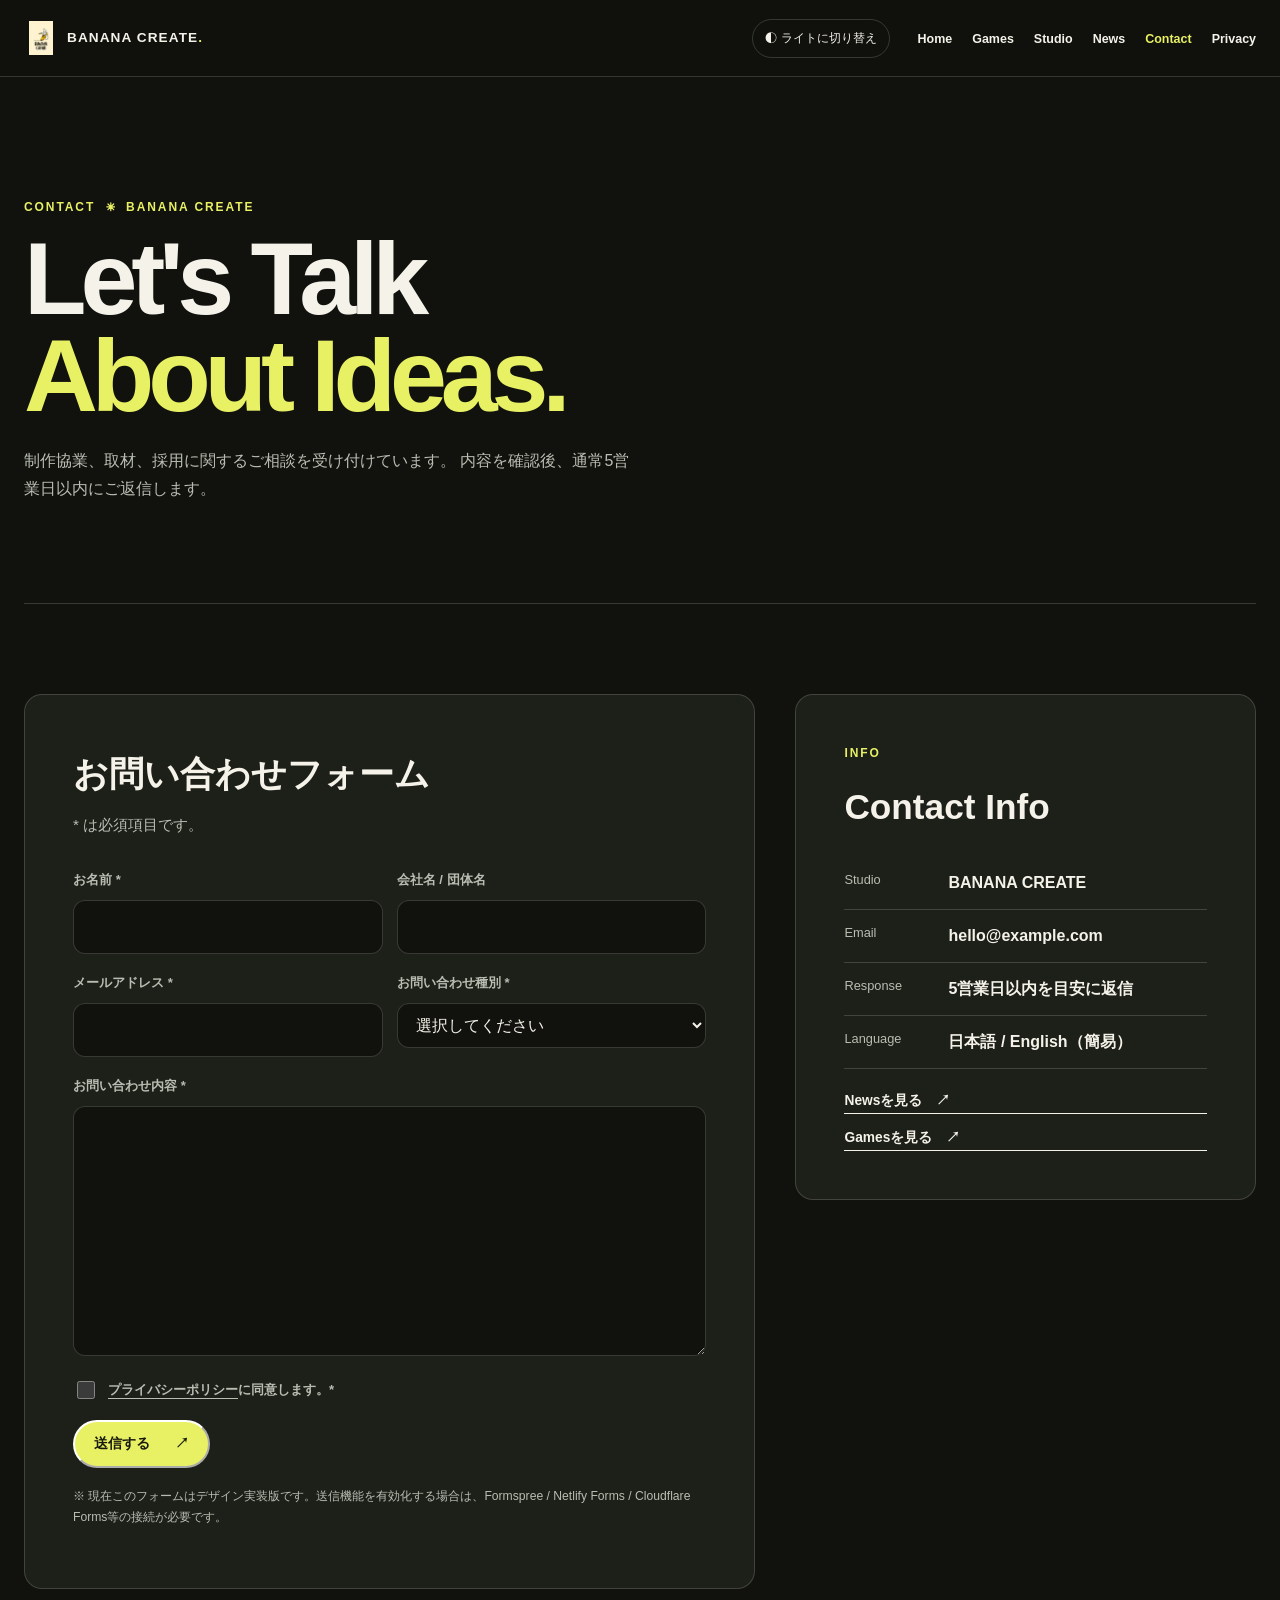
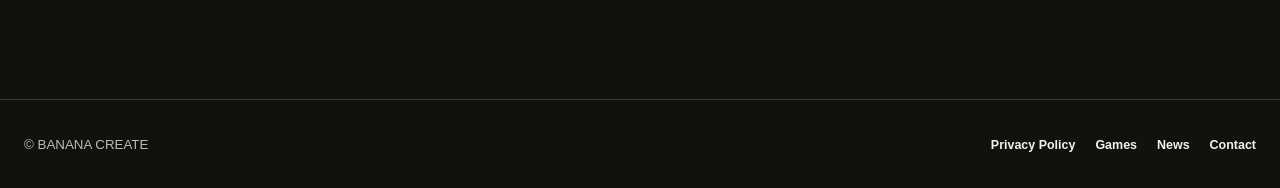
<file: contact/index.html>
<!doctype html>
<html lang="ja">
  <head>
    <meta charset="utf-8" />
    <meta name="viewport" content="width=device-width,initial-scale=1" />
    <meta name="theme-color" content="#11120e" />
    <title>Contact | BANANA CREATE</title>
    <meta
      name="description"
      content="BANANA CREATEへのお問い合わせページ。制作協業、取材、採用に関するご相談はこちら。"
    />
    <link rel="stylesheet" href="../styles.css" />
    <script src="../script.js" defer></script>
  </head>
  <body>
  <!-- 装飾マーク（SVG）。文字ではないので絵文字化しない -->
  <svg
    width="0"
    height="0"
    style="position: absolute"
    aria-hidden="true"
    focusable="false"
  >
    <symbol id="icon-spark" viewBox="0 0 24 24">
      <path d="M12 2v20M2 12h20M4.9 4.9l14.2 14.2M19.1 4.9L4.9 19.1" />
    </symbol>
  </svg>

  <a class="skip-link" href="#main">本文へスキップ</a>
    <div class="scroll-progress" aria-hidden="true"></div>

    <header class="site-header">
      <div class="nav-wrap">
        <a class="brand" href="../index.html" aria-label="BANANA CREATE ホーム">
          <img src="../assets/logo-banana-create.png" alt="" />
          <span>BANANA CREATE<span class="brand-dot">.</span></span>
        </a>

        <div class="header-actions">
          <button class="theme-toggle" type="button" data-theme-toggle aria-pressed="false">
            <span aria-hidden="true">◐</span>
            <span data-theme-label>ライトに切り替え</span>
          </button>
          <button class="menu-toggle" type="button" data-menu-toggle aria-expanded="false" aria-controls="global-nav">
            メニュー
          </button>
        </div>

        <nav class="site-nav" id="global-nav" data-site-nav aria-label="グローバルナビゲーション">
          <ul>
            <li><a href="../index.html">Home</a></li>
            <li><a href="../games/index.html">Games</a></li>
            <li><a href="../studio.html">Studio</a></li>
            <li><a href="../news/index.html">News</a></li>
            <li><a href="./index.html" aria-current="page">Contact</a></li>
            <li><a href="../privacy.html">Privacy</a></li>
          </ul>
        </nav>
      </div>
    </header>

    <main id="main" class="main-wrap">
      <section class="content-section contact-hero" aria-labelledby="contact-title">
        <p class="eyebrow">
  CONTACT
  <svg
    class="icon-spark eyebrow-mark"
    viewBox="0 0 24 24"
    aria-hidden="true"
    focusable="false"
  >
    <use href="#icon-spark"></use>
  </svg>
  BANANA CREATE
</p>
        <h1 id="contact-title">Let's Talk<br /><em>About Ideas.</em></h1>
        <p class="contact-hero-lead">
          制作協業、取材、採用に関するご相談を受け付けています。  
          内容を確認後、通常5営業日以内にご返信します。
        </p>
      </section>

      <section class="contact-layout">
        <article class="panel contact-form-panel" data-reveal>
          <h2>お問い合わせフォーム</h2>
          <p class="muted">* は必須項目です。</p>

          <!-- backend未接続の静的フォーム。後でFormspreeなどに接続可能 -->
          <form class="contact-form" action="#" method="post">
            <div class="form-grid">
              <div class="form-field">
                <label for="name">お名前 <span aria-hidden="true">*</span></label>
                <input id="name" name="name" type="text" autocomplete="name" required />
              </div>

              <div class="form-field">
                <label for="company">会社名 / 団体名</label>
                <input id="company" name="company" type="text" autocomplete="organization" />
              </div>
            </div>

            <div class="form-grid">
              <div class="form-field">
                <label for="email">メールアドレス <span aria-hidden="true">*</span></label>
                <input id="email" name="email" type="email" autocomplete="email" required />
              </div>

              <div class="form-field">
                <label for="type">お問い合わせ種別 <span aria-hidden="true">*</span></label>
                <select id="type" name="type" required>
                  <option value="">選択してください</option>
                  <option value="collab">制作協業について</option>
                  <option value="press">取材・掲載について</option>
                  <option value="recruit">採用について</option>
                  <option value="other">その他</option>
                </select>
              </div>
            </div>

            <div class="form-field">
              <label for="message">お問い合わせ内容 <span aria-hidden="true">*</span></label>
              <textarea id="message" name="message" rows="8" required></textarea>
            </div>

            <div class="form-field form-consent">
              <label>
                <input type="checkbox" name="consent" required />
                <span>
                  <a href="../privacy.html">プライバシーポリシー</a>に同意します。<span aria-hidden="true">*</span>
                </span>
              </label>
            </div>

            <div class="form-actions">
              <button class="btn btn-primary" type="submit">
                送信する <span aria-hidden="true">↗</span>
              </button>
            </div>
          </form>

          <p class="form-note">
            ※ 現在このフォームはデザイン実装版です。送信機能を有効化する場合は、Formspree / Netlify Forms / Cloudflare Forms等の接続が必要です。
          </p>
        </article>

        <aside class="panel contact-info-panel" data-reveal>
          <p class="eyebrow">INFO</p>
          <h2>Contact Info</h2>

          <dl class="contact-info-list">
            <div>
              <dt>Studio</dt>
              <dd>BANANA CREATE</dd>
            </div>
            <div>
              <dt>Email</dt>
              <dd><a href="mailto:hello@example.com">hello@example.com</a></dd>
            </div>
            <div>
              <dt>Response</dt>
              <dd>5営業日以内を目安に返信</dd>
            </div>
            <div>
              <dt>Language</dt>
              <dd>日本語 / English（簡易）</dd>
            </div>
          </dl>

          <div class="contact-info-links">
            <a class="text-link" href="../news/index.html">Newsを見る <span aria-hidden="true">↗</span></a>
            <a class="text-link" href="../games/index.html">Gamesを見る <span aria-hidden="true">↗</span></a>
          </div>
        </aside>
      </section>
    </main>

    <footer class="site-footer">
      <div class="footer-wrap">
        <small>© BANANA CREATE</small>
        <ul class="footer-links">
          <li><a href="../privacy.html">Privacy Policy</a></li>
          <li><a href="../games/index.html">Games</a></li>
          <li><a href="../news/index.html">News</a></li>
          <li><a href="./index.html" aria-current="page">Contact</a></li>
        </ul>
      </div>
    </footer>

    <button class="back-to-top" type="button" data-back-to-top aria-label="ページ上部へ戻る">↑</button>
  </body>
</html>
</file>
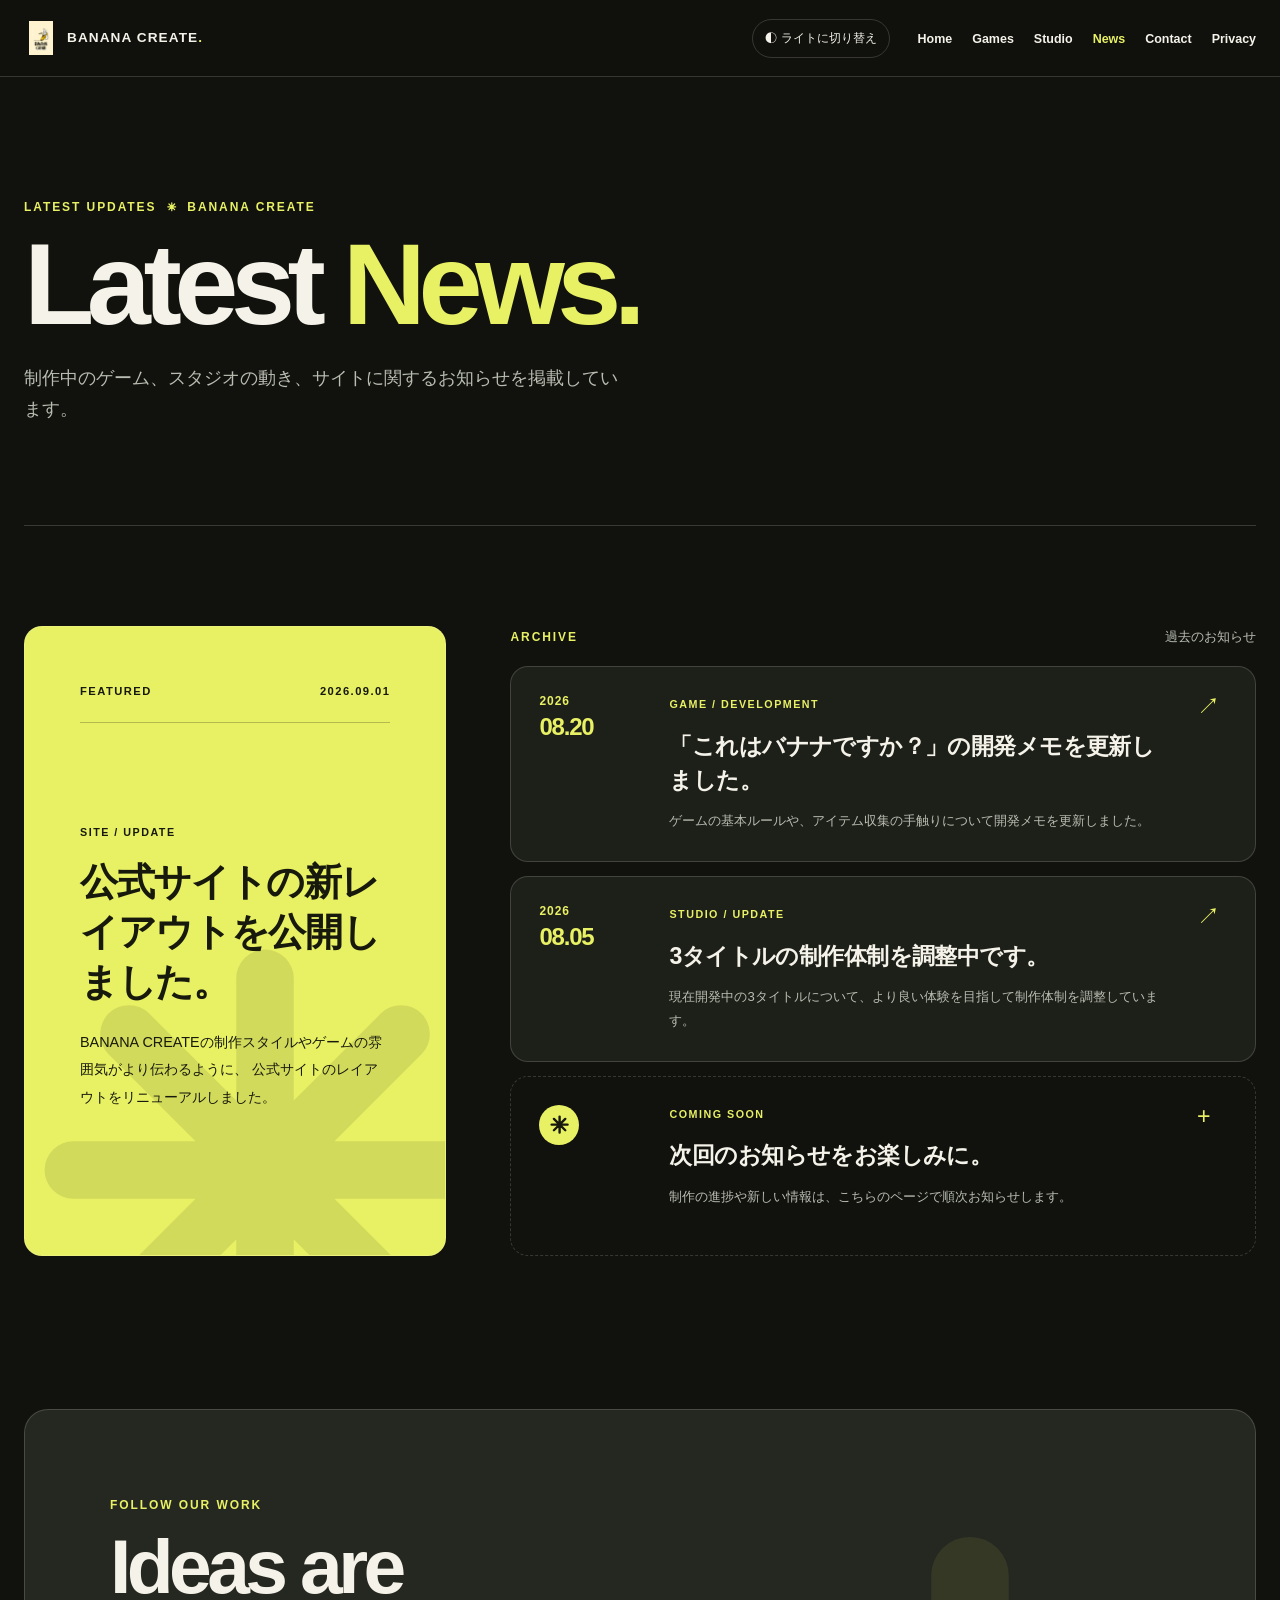
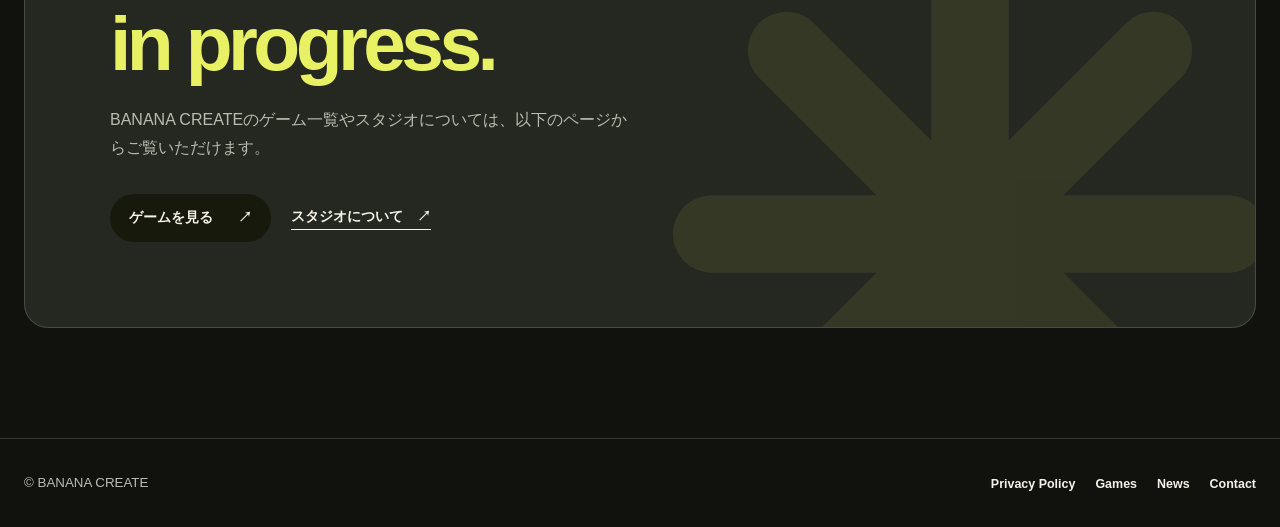
<file: news/index.html>
<!doctype html>
<html lang="ja">
  <head>
    <meta charset="utf-8" />
    <meta name="viewport" content="width=device-width,initial-scale=1" />
    <meta name="theme-color" content="#11120e" />
    <title>News | BANANA CREATE</title>
    <meta
      name="description"
      content="BANANA CREATEの最新ニュース、開発状況、制作に関するお知らせ。"
    />
    <link rel="stylesheet" href="../styles.css" />
    <script src="../script.js" defer></script>
  </head>

  <body>
    <!-- 装飾マーク（SVG）。文字ではないので絵文字化しない -->
<svg width="0" height="0" style="position: absolute" aria-hidden="true" focusable="false">
  <symbol id="icon-spark" viewBox="0 0 24 24">
    <path d="M12 2v20M2 12h20M4.9 4.9l14.2 14.2M19.1 4.9L4.9 19.1" />
  </symbol>
</svg>
    <a class="skip-link" href="#main">本文へスキップ</a>
    <div class="scroll-progress" aria-hidden="true"></div>

    <header class="site-header">
      <div class="nav-wrap">
        <a class="brand" href="../index.html" aria-label="BANANA CREATE ホーム">
          <img src="../assets/logo-banana-create.png" alt="" />
          <span>BANANA CREATE<span class="brand-dot">.</span></span>
        </a>

        <div class="header-actions">
          <button
            class="theme-toggle"
            type="button"
            data-theme-toggle
            aria-pressed="false"
          >
            <span aria-hidden="true">◐</span>
            <span data-theme-label>ライトに切り替え</span>
          </button>

          <button
            class="menu-toggle"
            type="button"
            data-menu-toggle
            aria-expanded="false"
            aria-controls="global-nav"
          >
            メニュー
          </button>
        </div>

        <nav
          class="site-nav"
          id="global-nav"
          data-site-nav
          aria-label="グローバルナビゲーション"
        >
          <ul>
            <li><a href="../index.html">Home</a></li>
            <li><a href="../games/index.html">Games</a></li>
            <li><a href="../studio.html#about">Studio</a></li>
            <li>
              <a href="./index.html" aria-current="page">News</a>
            </li>
            <li><a href="../contact/index.html#contact">Contact</a></li>
            <li><a href="../privacy.html">Privacy</a></li>
          </ul>
        </nav>
      </div>
    </header>

    <main id="main" class="main-wrap">
      <section class="content-section news-hero" aria-labelledby="news-page-title">
        <p class="eyebrow">
  LATEST UPDATES
  <svg class="icon-spark eyebrow-mark" viewBox="0 0 24 24" aria-hidden="true" focusable="false">
    <use href="#icon-spark"></use>
  </svg>
  BANANA CREATE
</p>
        <h1 id="news-page-title">Latest <em>News.</em></h1>
        <p class="news-hero-lead">
          制作中のゲーム、スタジオの動き、サイトに関するお知らせを掲載しています。
        </p>
      </section>

      <section class="news-layout" aria-label="ニュース一覧">
        <article class="featured-news panel" data-reveal>
          <div class="featured-news-label">
            <span>FEATURED</span>
            <time datetime="2026-09-01">2026.09.01</time>
          </div>

          <div class="featured-news-content">
            <p class="news-category">SITE / UPDATE</p>
            <h2>公式サイトの新レイアウトを公開しました。</h2>
            <p>
              BANANA CREATEの制作スタイルやゲームの雰囲気がより伝わるように、
              公式サイトのレイアウトをリニューアルしました。
            </p>
          </div>

          <span class="featured-news-symbol" aria-hidden="true">
  <svg class="icon-spark" viewBox="0 0 24 24" aria-hidden="true" focusable="false">
    <use href="#icon-spark"></use>
  </svg>
</span>
        </article>

        <div class="news-list-wrap">
          <div class="news-list-heading" data-reveal>
            <p class="eyebrow">ARCHIVE</p>
            <p class="muted">過去のお知らせ</p>
          </div>

          <article class="news-item panel" data-reveal>
            <div class="news-item-date">
              <time datetime="2026-08-20">
                <span>2026</span>
                <strong>08.20</strong>
              </time>
            </div>

            <div class="news-item-content">
              <p class="news-category">GAME / DEVELOPMENT</p>
              <h2>「これはバナナですか？」の開発メモを更新しました。</h2>
              <p>
                ゲームの基本ルールや、アイテム収集の手触りについて開発メモを更新しました。
              </p>
            </div>

            <span class="news-item-arrow" aria-hidden="true">↗</span>
          </article>

          <article class="news-item panel" data-reveal>
            <div class="news-item-date">
              <time datetime="2026-08-05">
                <span>2026</span>
                <strong>08.05</strong>
              </time>
            </div>

            <div class="news-item-content">
              <p class="news-category">STUDIO / UPDATE</p>
              <h2>3タイトルの制作体制を調整中です。</h2>
              <p>
                現在開発中の3タイトルについて、より良い体験を目指して制作体制を調整しています。
              </p>
            </div>

            <span class="news-item-arrow" aria-hidden="true">↗</span>
          </article>

          <article class="news-item panel news-placeholder" data-reveal>
            <div class="news-item-date">
              <span class="placeholder-mark" aria-hidden="true">
  <svg class="icon-spark" viewBox="0 0 24 24" aria-hidden="true" focusable="false">
    <use href="#icon-spark"></use>
  </svg>
</span>
            </div>

            <div class="news-item-content">
              <p class="news-category">COMING SOON</p>
              <h2>次回のお知らせをお楽しみに。</h2>
              <p>
                制作の進捗や新しい情報は、こちらのページで順次お知らせします。
              </p>
            </div>

            <span class="news-item-arrow" aria-hidden="true">+</span>
          </article>
        </div>
      </section>

      <section class="news-bottom-panel" data-reveal>
        <p class="eyebrow">FOLLOW OUR WORK</p>
        <h2>
          Ideas are<br />
          <em>in progress.</em>
        </h2>
        <p>
          BANANA CREATEのゲーム一覧やスタジオについては、以下のページからご覧いただけます。
        </p>

        <div class="news-bottom-links">
          <a class="btn btn-dark" href="../games/index.html">
            ゲームを見る <span aria-hidden="true">↗</span>
          </a>
          <a class="text-link" href="../studio.html#about">
            スタジオについて <span aria-hidden="true">↗</span>
          </a>
        </div>

       <span class="news-bottom-decoration" aria-hidden="true">
  <svg class="icon-spark" viewBox="0 0 24 24" aria-hidden="true" focusable="false">
    <use href="#icon-spark"></use>
  </svg>
</span>
      </section>
    </main>

    <footer class="site-footer">
      <div class="footer-wrap">
        <small>© BANANA CREATE</small>

        <ul class="footer-links">
          <li><a href="../privacy.html">Privacy Policy</a></li>
          <li><a href="../games/index.html">Games</a></li>
          <li><a href="./index.html" aria-current="page">News</a></li>
          <li><a href="../contact/index.html#contact">Contact</a></li>
        </ul>
      </div>
    </footer>

    <button
      class="back-to-top"
      type="button"
      data-back-to-top
      aria-label="ページ上部へ戻る"
    >
      ↑
    </button>
  </body>
</html>
</file>
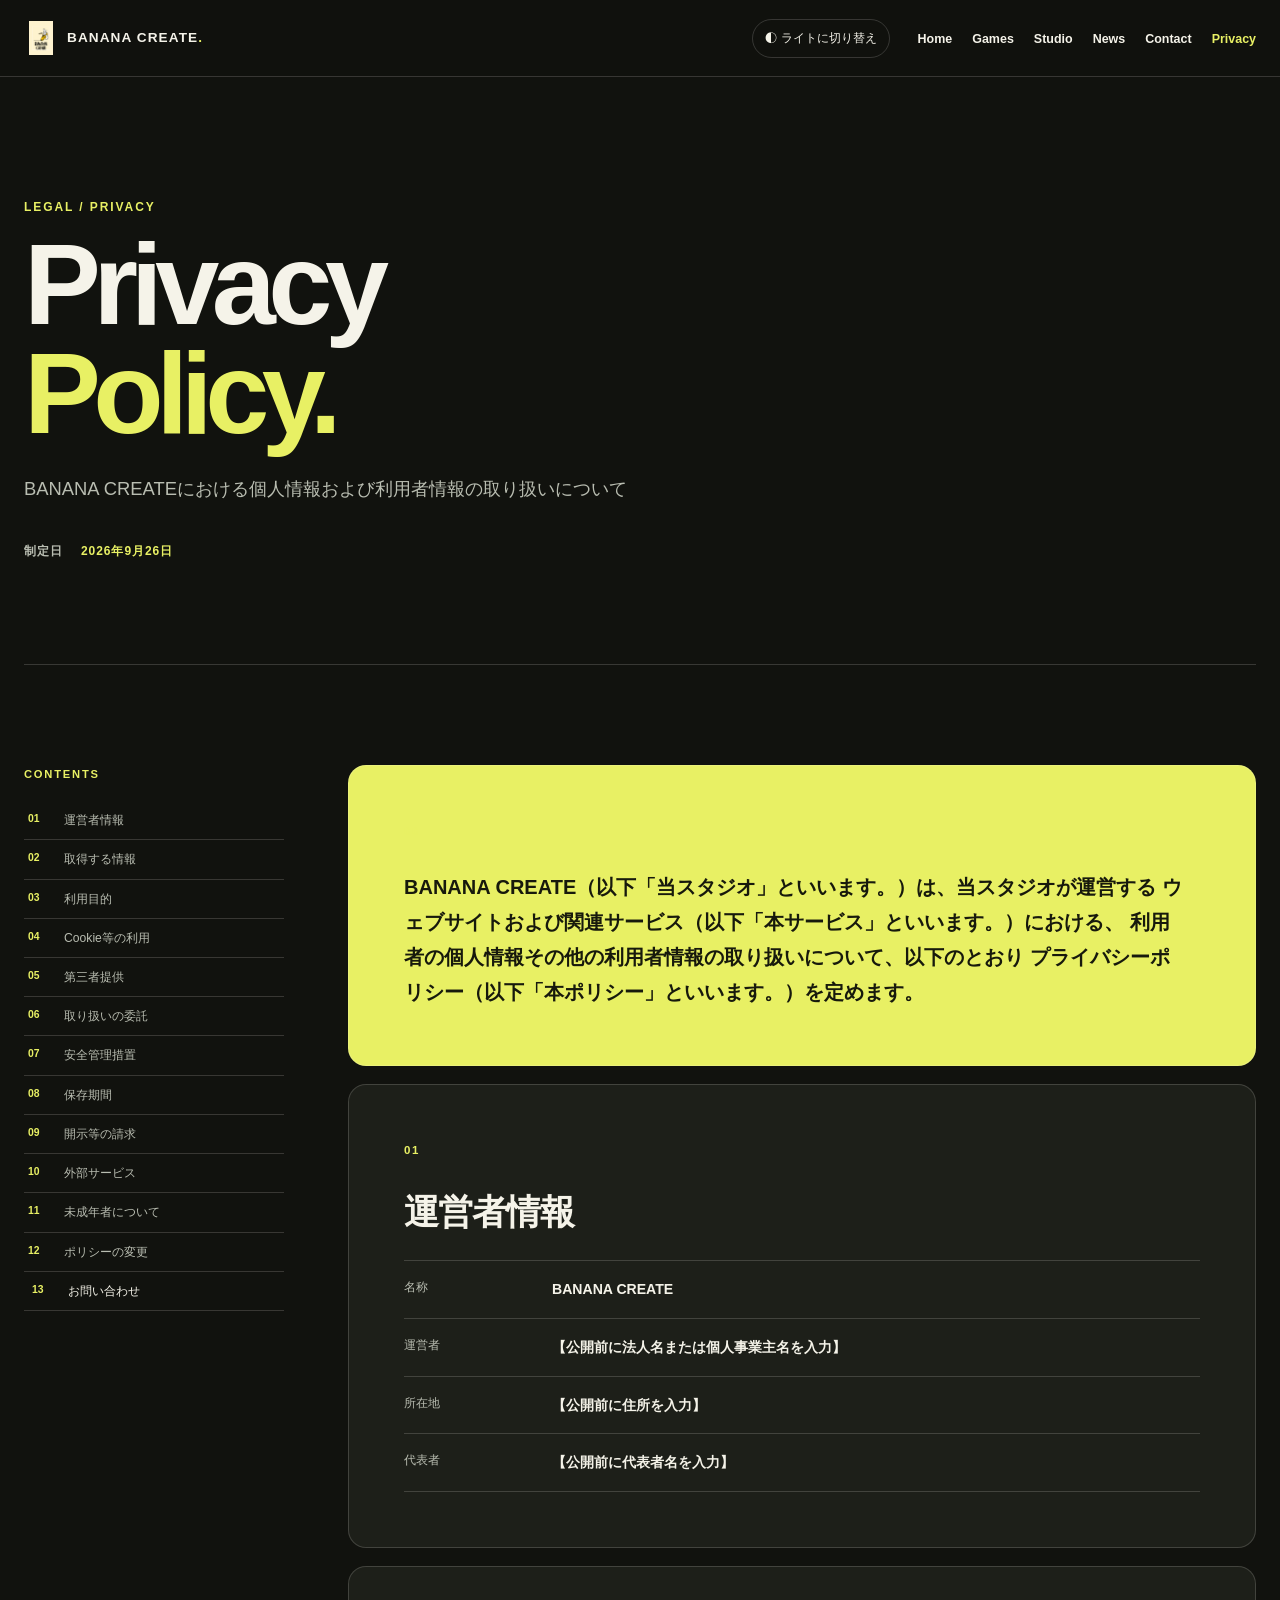
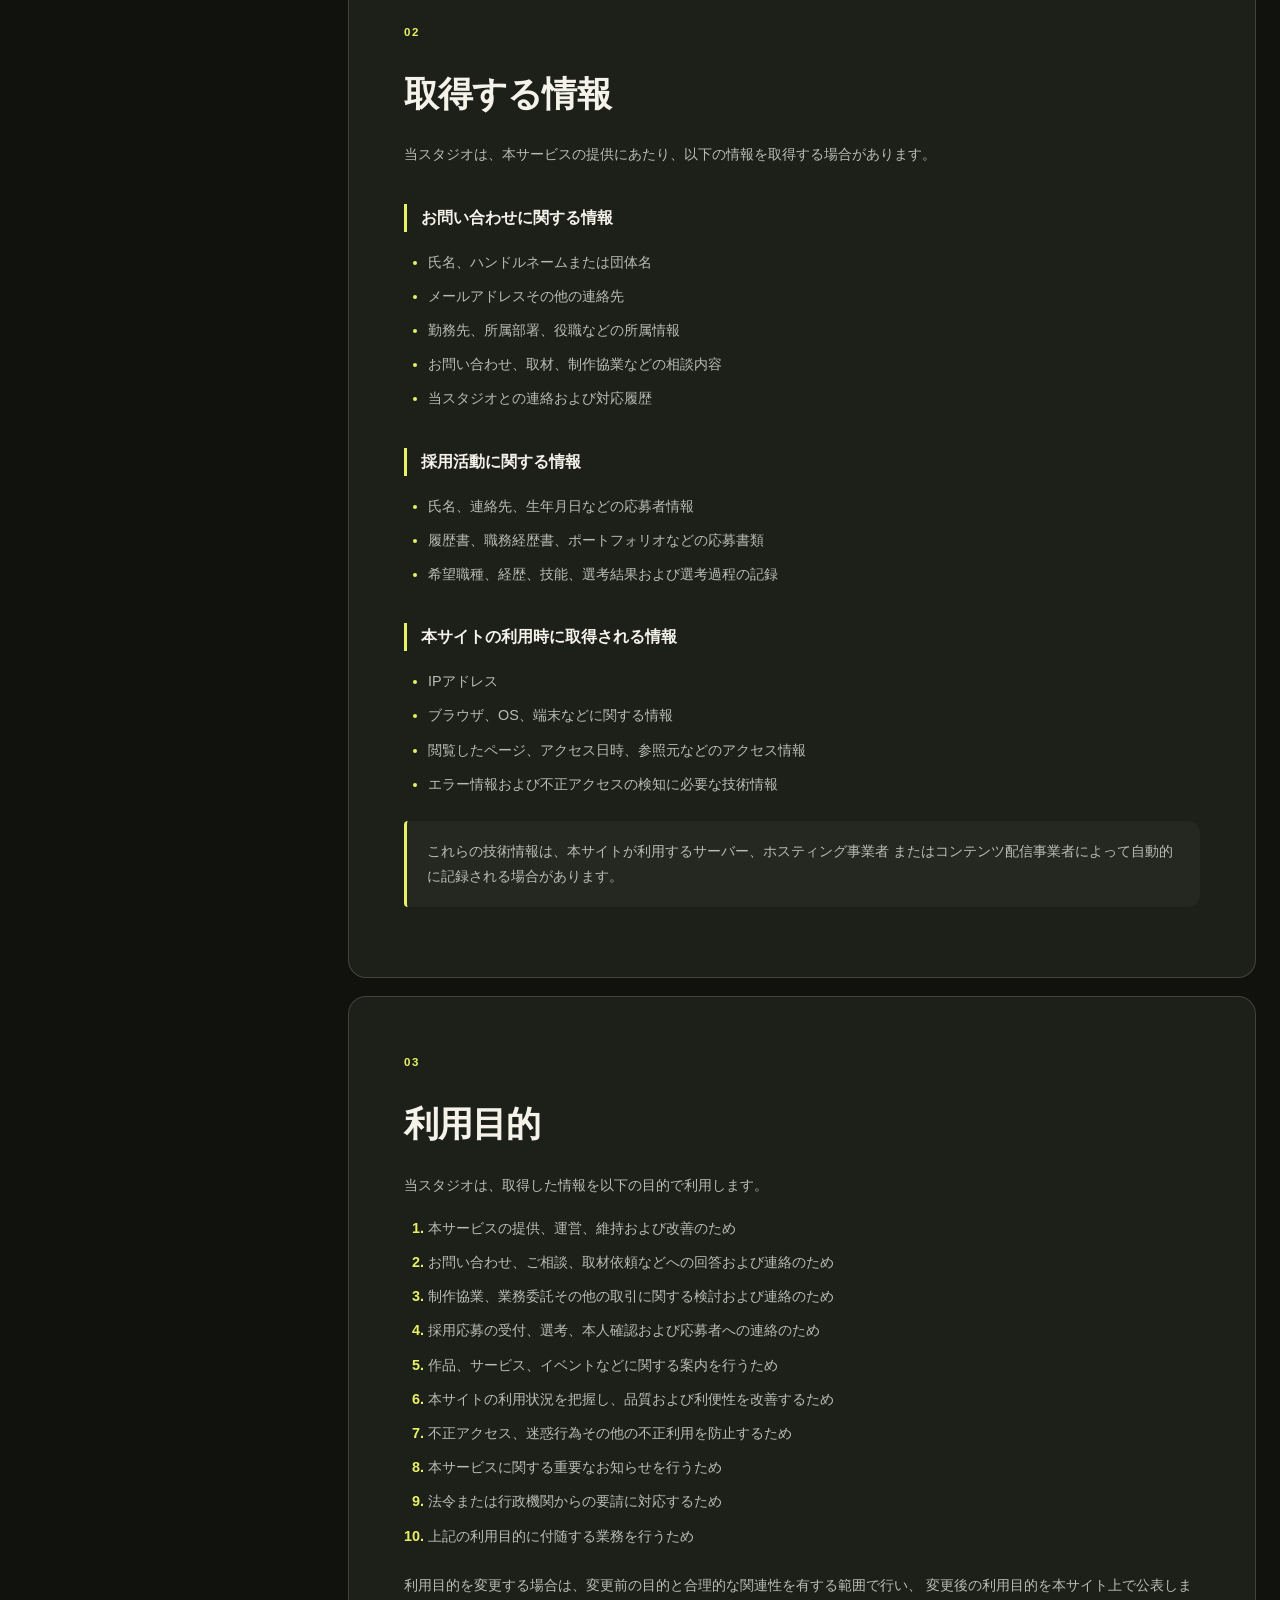
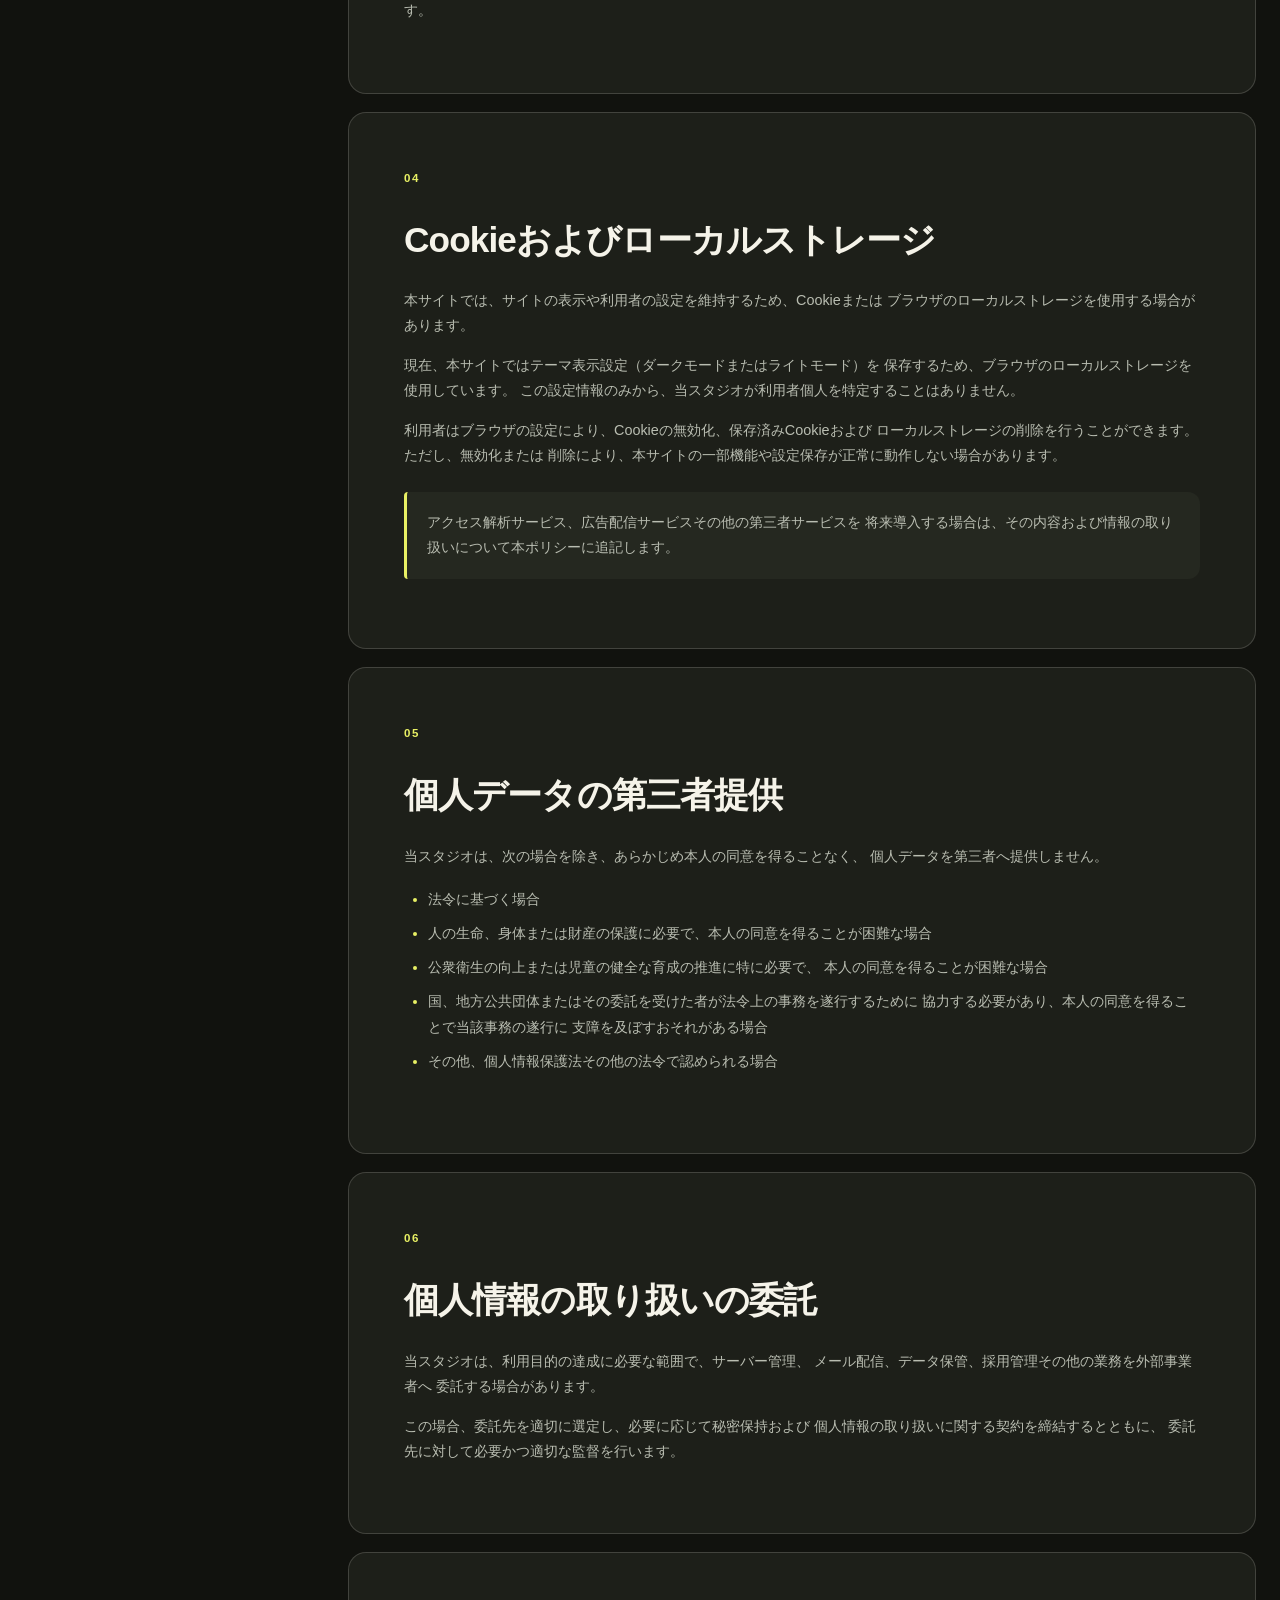
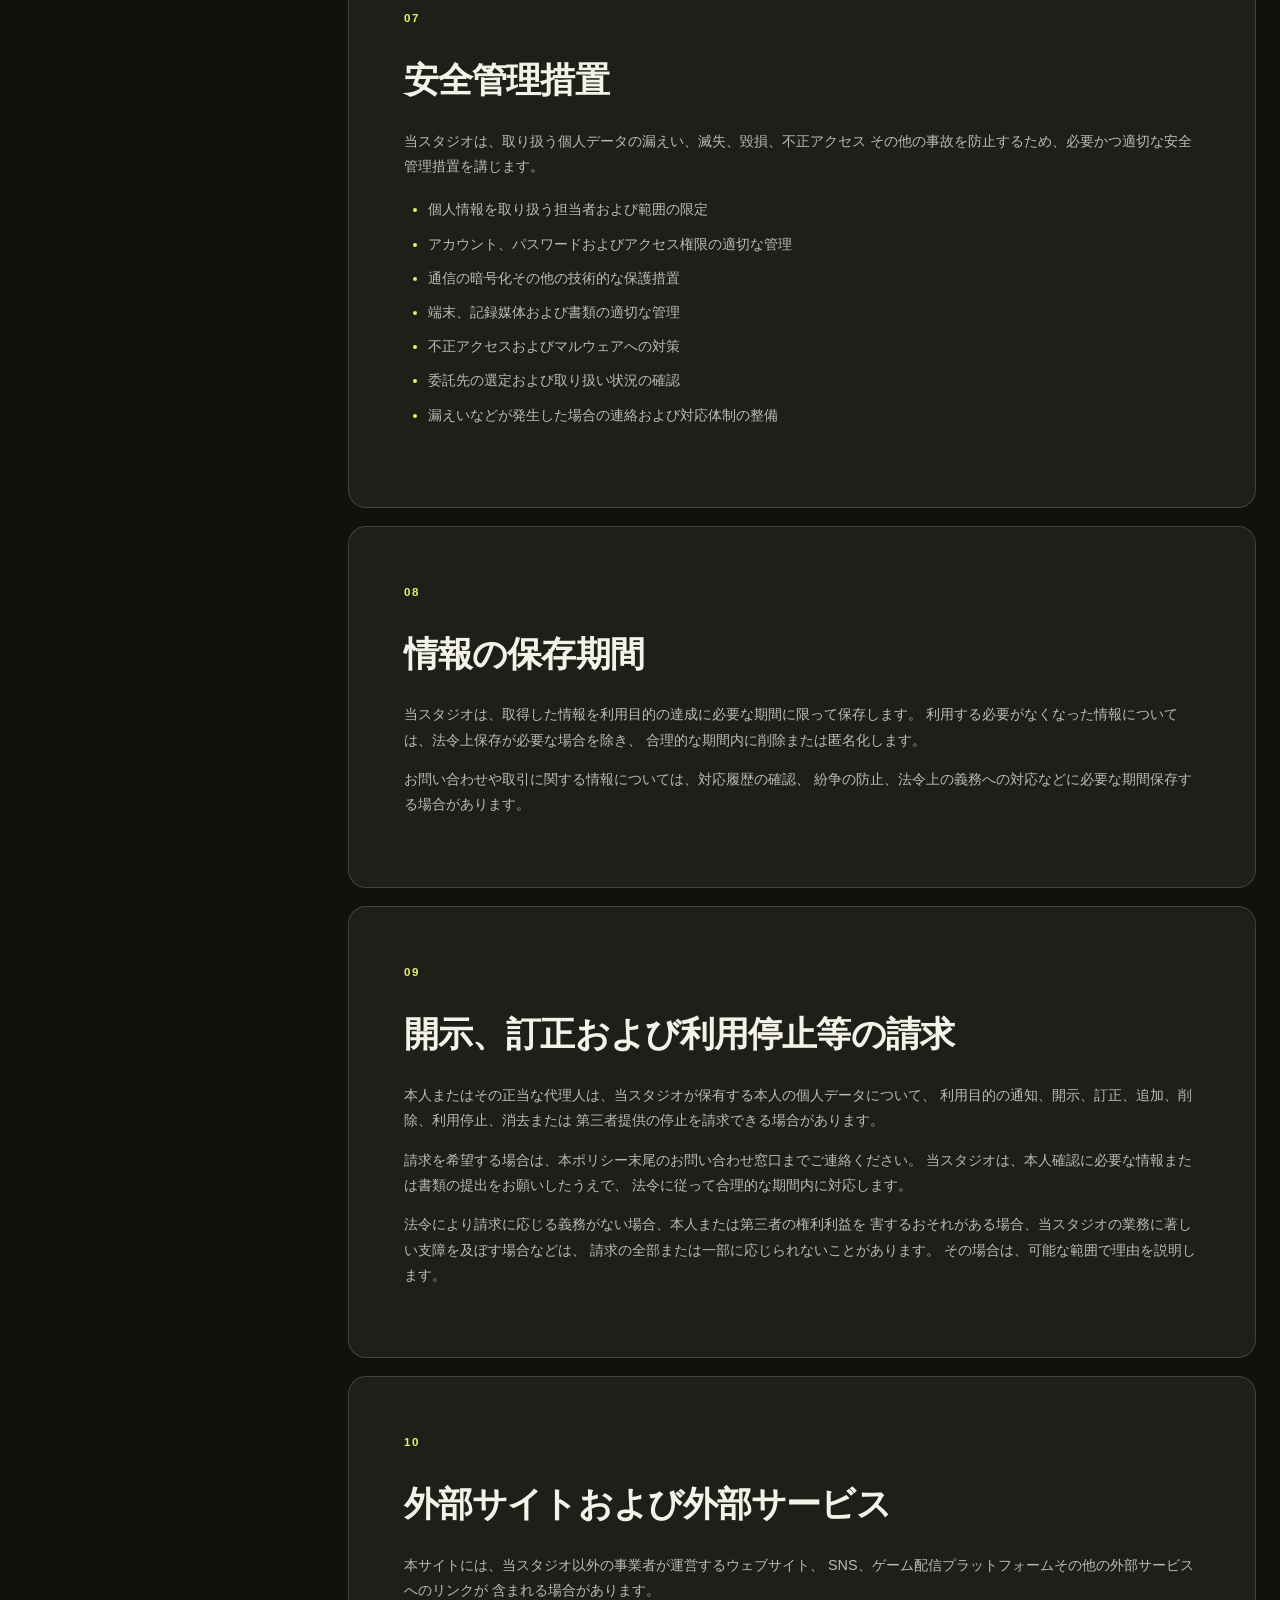
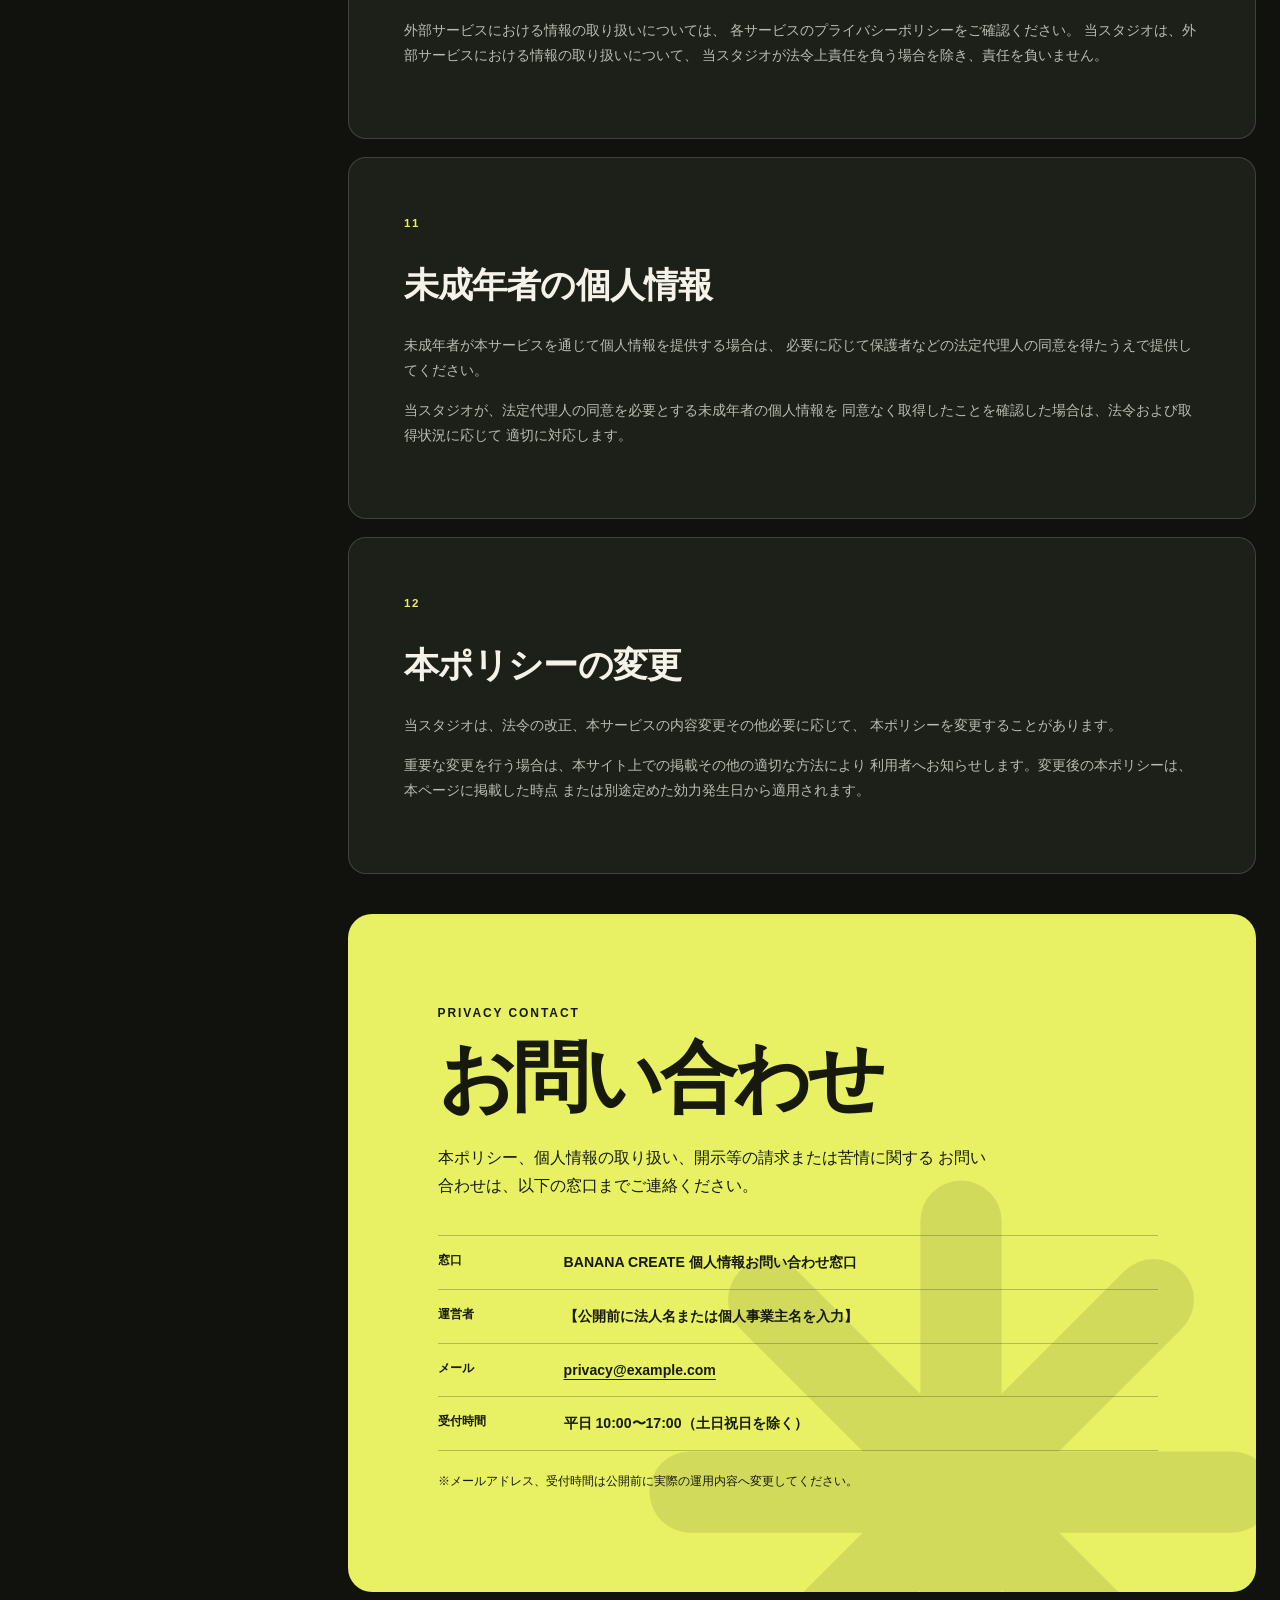
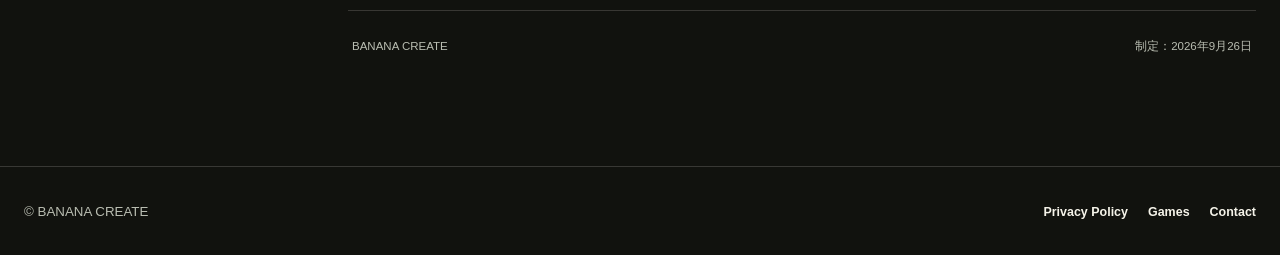
<file: privacy.html>
<!doctype html>
<html lang="ja">
  <head>
    <meta charset="utf-8" />
    <meta name="viewport" content="width=device-width,initial-scale=1" />
    <meta name="theme-color" content="#11120e" />
    <title>Privacy Policy | BANANA CREATE</title>
    <meta
      name="description"
      content="BANANA CREATEにおける個人情報および利用者情報の取り扱いについてご案内します。"
    />
    <link rel="stylesheet" href="./styles.css" />
    <script src="./script.js" defer></script>
  </head>

  <body>
    <!-- 装飾マーク（SVG）。文字ではないので絵文字化しない -->
<svg width="0" height="0" style="position: absolute" aria-hidden="true" focusable="false">
  <symbol id="icon-spark" viewBox="0 0 24 24">
    <path d="M12 2v20M2 12h20M4.9 4.9l14.2 14.2M19.1 4.9L4.9 19.1" />
  </symbol>
</svg>
    <a class="skip-link" href="#main">本文へスキップ</a>
    <div class="scroll-progress" aria-hidden="true"></div>

    <header class="site-header">
      <div class="nav-wrap">
        <a class="brand" href="./index.html" aria-label="BANANA CREATE ホーム">
          <img src="./assets/logo-banana-create.png" alt="" />
          <span>BANANA CREATE<span class="brand-dot">.</span></span>
        </a>

        <div class="header-actions">
          <button
            class="theme-toggle"
            type="button"
            data-theme-toggle
            aria-pressed="false"
          >
            <span aria-hidden="true">◐</span>
            <span data-theme-label>ライトに切り替え</span>
          </button>

          <button
            class="menu-toggle"
            type="button"
            data-menu-toggle
            aria-expanded="false"
            aria-controls="global-nav"
          >
            メニュー
          </button>
        </div>

        <nav
          class="site-nav"
          id="global-nav"
          data-site-nav
          aria-label="グローバルナビゲーション"
        >
          <ul>
            <li><a href="./index.html">Home</a></li>
            <li><a href="./games/index.html">Games</a></li>
            <li><a href="./studio.html#about">Studio</a></li>
            <li><a href="./news/index.html">News</a></li>
            <li><a href="./contact/index.html#contact">Contact</a></li>
            <li>
              <a href="./privacy.html" aria-current="page">Privacy</a>
            </li>
          </ul>
        </nav>
      </div>
    </header>

    <main id="main" class="main-wrap">
      <header class="content-section legal-hero" data-reveal>
        <p class="eyebrow">LEGAL / PRIVACY</p>
        <h1>Privacy<br /><em>Policy.</em></h1>
        <p class="legal-lead">
          BANANA CREATEにおける個人情報および利用者情報の取り扱いについて
        </p>

        <div class="legal-date">
          <span>制定日</span>
          <time datetime="2026-09-26">2026年9月26日</time>
        </div>
      </header>

      <div class="legal-layout">
        <aside class="legal-sidebar" aria-label="ページ内メニュー" data-reveal>
          <div class="legal-sidebar-inner">
            <p class="legal-sidebar-title">CONTENTS</p>

            <ol class="legal-toc">
              <li><a href="#operator">運営者情報</a></li>
              <li><a href="#information">取得する情報</a></li>
              <li><a href="#purpose">利用目的</a></li>
              <li><a href="#cookies">Cookie等の利用</a></li>
              <li><a href="#third-party">第三者提供</a></li>
              <li><a href="#outsourcing">取り扱いの委託</a></li>
              <li><a href="#security">安全管理措置</a></li>
              <li><a href="#retention">保存期間</a></li>
              <li><a href="#requests">開示等の請求</a></li>
              <li><a href="#external">外部サービス</a></li>
              <li><a href="#children">未成年者について</a></li>
              <li><a href="#changes">ポリシーの変更</a></li>
              <li><a href="#contact-privacy">お問い合わせ</a></li>
            </ol>
          </div>
        </aside>

        <article class="legal-content">
          <section class="panel legal-introduction" data-reveal>
            <span class="legal-section-number" aria-hidden="true">00</span>
            <p>
              BANANA CREATE（以下「当スタジオ」といいます。）は、当スタジオが運営する
              ウェブサイトおよび関連サービス（以下「本サービス」といいます。）における、
              利用者の個人情報その他の利用者情報の取り扱いについて、以下のとおり
              プライバシーポリシー（以下「本ポリシー」といいます。）を定めます。
            </p>
          </section>

          <section id="operator" class="panel legal-section" data-reveal>
            <span class="legal-section-number" aria-hidden="true">01</span>
            <h2>運営者情報</h2>

            <dl class="legal-definition-list">
              <div>
                <dt>名称</dt>
                <dd>BANANA CREATE</dd>
              </div>
              <div>
                <dt>運営者</dt>
                <dd>【公開前に法人名または個人事業主名を入力】</dd>
              </div>
              <div>
                <dt>所在地</dt>
                <dd>【公開前に住所を入力】</dd>
              </div>
              <div>
                <dt>代表者</dt>
                <dd>【公開前に代表者名を入力】</dd>
              </div>
            </dl>
          </section>

          <section id="information" class="panel legal-section" data-reveal>
            <span class="legal-section-number" aria-hidden="true">02</span>
            <h2>取得する情報</h2>

            <p>
              当スタジオは、本サービスの提供にあたり、以下の情報を取得する場合があります。
            </p>

            <h3>お問い合わせに関する情報</h3>
            <ul>
              <li>氏名、ハンドルネームまたは団体名</li>
              <li>メールアドレスその他の連絡先</li>
              <li>勤務先、所属部署、役職などの所属情報</li>
              <li>お問い合わせ、取材、制作協業などの相談内容</li>
              <li>当スタジオとの連絡および対応履歴</li>
            </ul>

            <h3>採用活動に関する情報</h3>
            <ul>
              <li>氏名、連絡先、生年月日などの応募者情報</li>
              <li>履歴書、職務経歴書、ポートフォリオなどの応募書類</li>
              <li>希望職種、経歴、技能、選考結果および選考過程の記録</li>
            </ul>

            <h3>本サイトの利用時に取得される情報</h3>
            <ul>
              <li>IPアドレス</li>
              <li>ブラウザ、OS、端末などに関する情報</li>
              <li>閲覧したページ、アクセス日時、参照元などのアクセス情報</li>
              <li>エラー情報および不正アクセスの検知に必要な技術情報</li>
            </ul>

            <p class="legal-note">
              これらの技術情報は、本サイトが利用するサーバー、ホスティング事業者
              またはコンテンツ配信事業者によって自動的に記録される場合があります。
            </p>
          </section>

          <section id="purpose" class="panel legal-section" data-reveal>
            <span class="legal-section-number" aria-hidden="true">03</span>
            <h2>利用目的</h2>

            <p>当スタジオは、取得した情報を以下の目的で利用します。</p>

            <ol>
              <li>本サービスの提供、運営、維持および改善のため</li>
              <li>お問い合わせ、ご相談、取材依頼などへの回答および連絡のため</li>
              <li>制作協業、業務委託その他の取引に関する検討および連絡のため</li>
              <li>採用応募の受付、選考、本人確認および応募者への連絡のため</li>
              <li>作品、サービス、イベントなどに関する案内を行うため</li>
              <li>本サイトの利用状況を把握し、品質および利便性を改善するため</li>
              <li>不正アクセス、迷惑行為その他の不正利用を防止するため</li>
              <li>本サービスに関する重要なお知らせを行うため</li>
              <li>法令または行政機関からの要請に対応するため</li>
              <li>上記の利用目的に付随する業務を行うため</li>
            </ol>

            <p>
              利用目的を変更する場合は、変更前の目的と合理的な関連性を有する範囲で行い、
              変更後の利用目的を本サイト上で公表します。
            </p>
          </section>

          <section id="cookies" class="panel legal-section" data-reveal>
            <span class="legal-section-number" aria-hidden="true">04</span>
            <h2>Cookieおよびローカルストレージ</h2>

            <p>
              本サイトでは、サイトの表示や利用者の設定を維持するため、Cookieまたは
              ブラウザのローカルストレージを使用する場合があります。
            </p>

            <p>
              現在、本サイトではテーマ表示設定（ダークモードまたはライトモード）を
              保存するため、ブラウザのローカルストレージを使用しています。
              この設定情報のみから、当スタジオが利用者個人を特定することはありません。
            </p>

            <p>
              利用者はブラウザの設定により、Cookieの無効化、保存済みCookieおよび
              ローカルストレージの削除を行うことができます。ただし、無効化または
              削除により、本サイトの一部機能や設定保存が正常に動作しない場合があります。
            </p>

            <p class="legal-note">
              アクセス解析サービス、広告配信サービスその他の第三者サービスを
              将来導入する場合は、その内容および情報の取り扱いについて本ポリシーに追記します。
            </p>
          </section>

          <section id="third-party" class="panel legal-section" data-reveal>
            <span class="legal-section-number" aria-hidden="true">05</span>
            <h2>個人データの第三者提供</h2>

            <p>
              当スタジオは、次の場合を除き、あらかじめ本人の同意を得ることなく、
              個人データを第三者へ提供しません。
            </p>

            <ul>
              <li>法令に基づく場合</li>
              <li>人の生命、身体または財産の保護に必要で、本人の同意を得ることが困難な場合</li>
              <li>
                公衆衛生の向上または児童の健全な育成の推進に特に必要で、
                本人の同意を得ることが困難な場合
              </li>
              <li>
                国、地方公共団体またはその委託を受けた者が法令上の事務を遂行するために
                協力する必要があり、本人の同意を得ることで当該事務の遂行に
                支障を及ぼすおそれがある場合
              </li>
              <li>その他、個人情報保護法その他の法令で認められる場合</li>
            </ul>
          </section>

          <section id="outsourcing" class="panel legal-section" data-reveal>
            <span class="legal-section-number" aria-hidden="true">06</span>
            <h2>個人情報の取り扱いの委託</h2>

            <p>
              当スタジオは、利用目的の達成に必要な範囲で、サーバー管理、
              メール配信、データ保管、採用管理その他の業務を外部事業者へ
              委託する場合があります。
            </p>

            <p>
              この場合、委託先を適切に選定し、必要に応じて秘密保持および
              個人情報の取り扱いに関する契約を締結するとともに、
              委託先に対して必要かつ適切な監督を行います。
            </p>
          </section>

          <section id="security" class="panel legal-section" data-reveal>
            <span class="legal-section-number" aria-hidden="true">07</span>
            <h2>安全管理措置</h2>

            <p>
              当スタジオは、取り扱う個人データの漏えい、滅失、毀損、不正アクセス
              その他の事故を防止するため、必要かつ適切な安全管理措置を講じます。
            </p>

            <ul>
              <li>個人情報を取り扱う担当者および範囲の限定</li>
              <li>アカウント、パスワードおよびアクセス権限の適切な管理</li>
              <li>通信の暗号化その他の技術的な保護措置</li>
              <li>端末、記録媒体および書類の適切な管理</li>
              <li>不正アクセスおよびマルウェアへの対策</li>
              <li>委託先の選定および取り扱い状況の確認</li>
              <li>漏えいなどが発生した場合の連絡および対応体制の整備</li>
            </ul>
          </section>

          <section id="retention" class="panel legal-section" data-reveal>
            <span class="legal-section-number" aria-hidden="true">08</span>
            <h2>情報の保存期間</h2>

            <p>
              当スタジオは、取得した情報を利用目的の達成に必要な期間に限って保存します。
              利用する必要がなくなった情報については、法令上保存が必要な場合を除き、
              合理的な期間内に削除または匿名化します。
            </p>

            <p>
              お問い合わせや取引に関する情報については、対応履歴の確認、
              紛争の防止、法令上の義務への対応などに必要な期間保存する場合があります。
            </p>
          </section>

          <section id="requests" class="panel legal-section" data-reveal>
            <span class="legal-section-number" aria-hidden="true">09</span>
            <h2>開示、訂正および利用停止等の請求</h2>

            <p>
              本人またはその正当な代理人は、当スタジオが保有する本人の個人データについて、
              利用目的の通知、開示、訂正、追加、削除、利用停止、消去または
              第三者提供の停止を請求できる場合があります。
            </p>

            <p>
              請求を希望する場合は、本ポリシー末尾のお問い合わせ窓口までご連絡ください。
              当スタジオは、本人確認に必要な情報または書類の提出をお願いしたうえで、
              法令に従って合理的な期間内に対応します。
            </p>

            <p>
              法令により請求に応じる義務がない場合、本人または第三者の権利利益を
              害するおそれがある場合、当スタジオの業務に著しい支障を及ぼす場合などは、
              請求の全部または一部に応じられないことがあります。
              その場合は、可能な範囲で理由を説明します。
            </p>
          </section>

          <section id="external" class="panel legal-section" data-reveal>
            <span class="legal-section-number" aria-hidden="true">10</span>
            <h2>外部サイトおよび外部サービス</h2>

            <p>
              本サイトには、当スタジオ以外の事業者が運営するウェブサイト、
              SNS、ゲーム配信プラットフォームその他の外部サービスへのリンクが
              含まれる場合があります。
            </p>

            <p>
              外部サービスにおける情報の取り扱いについては、
              各サービスのプライバシーポリシーをご確認ください。
              当スタジオは、外部サービスにおける情報の取り扱いについて、
              当スタジオが法令上責任を負う場合を除き、責任を負いません。
            </p>
          </section>

          <section id="children" class="panel legal-section" data-reveal>
            <span class="legal-section-number" aria-hidden="true">11</span>
            <h2>未成年者の個人情報</h2>

            <p>
              未成年者が本サービスを通じて個人情報を提供する場合は、
              必要に応じて保護者などの法定代理人の同意を得たうえで提供してください。
            </p>

            <p>
              当スタジオが、法定代理人の同意を必要とする未成年者の個人情報を
              同意なく取得したことを確認した場合は、法令および取得状況に応じて
              適切に対応します。
            </p>
          </section>

          <section id="changes" class="panel legal-section" data-reveal>
            <span class="legal-section-number" aria-hidden="true">12</span>
            <h2>本ポリシーの変更</h2>

            <p>
              当スタジオは、法令の改正、本サービスの内容変更その他必要に応じて、
              本ポリシーを変更することがあります。
            </p>

            <p>
              重要な変更を行う場合は、本サイト上での掲載その他の適切な方法により
              利用者へお知らせします。変更後の本ポリシーは、本ページに掲載した時点
              または別途定めた効力発生日から適用されます。
            </p>
          </section>

          <section id="contact-privacy" class="contact-panel legal-contact" data-reveal>
            <p class="eyebrow">PRIVACY CONTACT</p>
            <h2>お問い合わせ</h2>

            <p>
              本ポリシー、個人情報の取り扱い、開示等の請求または苦情に関する
              お問い合わせは、以下の窓口までご連絡ください。
            </p>

            <dl class="legal-contact-details">
              <div>
                <dt>窓口</dt>
                <dd>BANANA CREATE 個人情報お問い合わせ窓口</dd>
              </div>
              <div>
                <dt>運営者</dt>
                <dd>【公開前に法人名または個人事業主名を入力】</dd>
              </div>
              <div>
                <dt>メール</dt>
                <dd>
                  <a href="mailto:privacy@example.com">
                    privacy@example.com
                  </a>
                </dd>
              </div>
              <div>
                <dt>受付時間</dt>
                <dd>平日 10:00〜17:00（土日祝日を除く）</dd>
              </div>
            </dl>

            <p class="legal-contact-note">
              ※メールアドレス、受付時間は公開前に実際の運用内容へ変更してください。
            </p>

            <span class="contact-decoration" aria-hidden="true">
  <svg class="icon-spark" viewBox="0 0 24 24" aria-hidden="true" focusable="false">
    <use href="#icon-spark"></use>
  </svg>
</span>
          </section>

          <footer class="legal-document-footer" data-reveal>
            <p>BANANA CREATE</p>
            <p>
              制定：<time datetime="2026-09-26">2026年9月26日</time>
            </p>
          </footer>
        </article>
      </div>
    </main>

    <footer class="site-footer">
      <div class="footer-wrap">
        <small>© BANANA CREATE</small>
        <ul class="footer-links">
          <li>
            <a href="./privacy.html" aria-current="page">Privacy Policy</a>
          </li>
          <li><a href="./games/index.html">Games</a></li>
          <li><a href="./contact/index.html#contact">Contact</a></li>
        </ul>
      </div>
    </footer>

    <button
      class="back-to-top"
      type="button"
      data-back-to-top
      aria-label="ページ上部へ戻る"
    >
      ↑
    </button>
  </body>
</html>
</file>
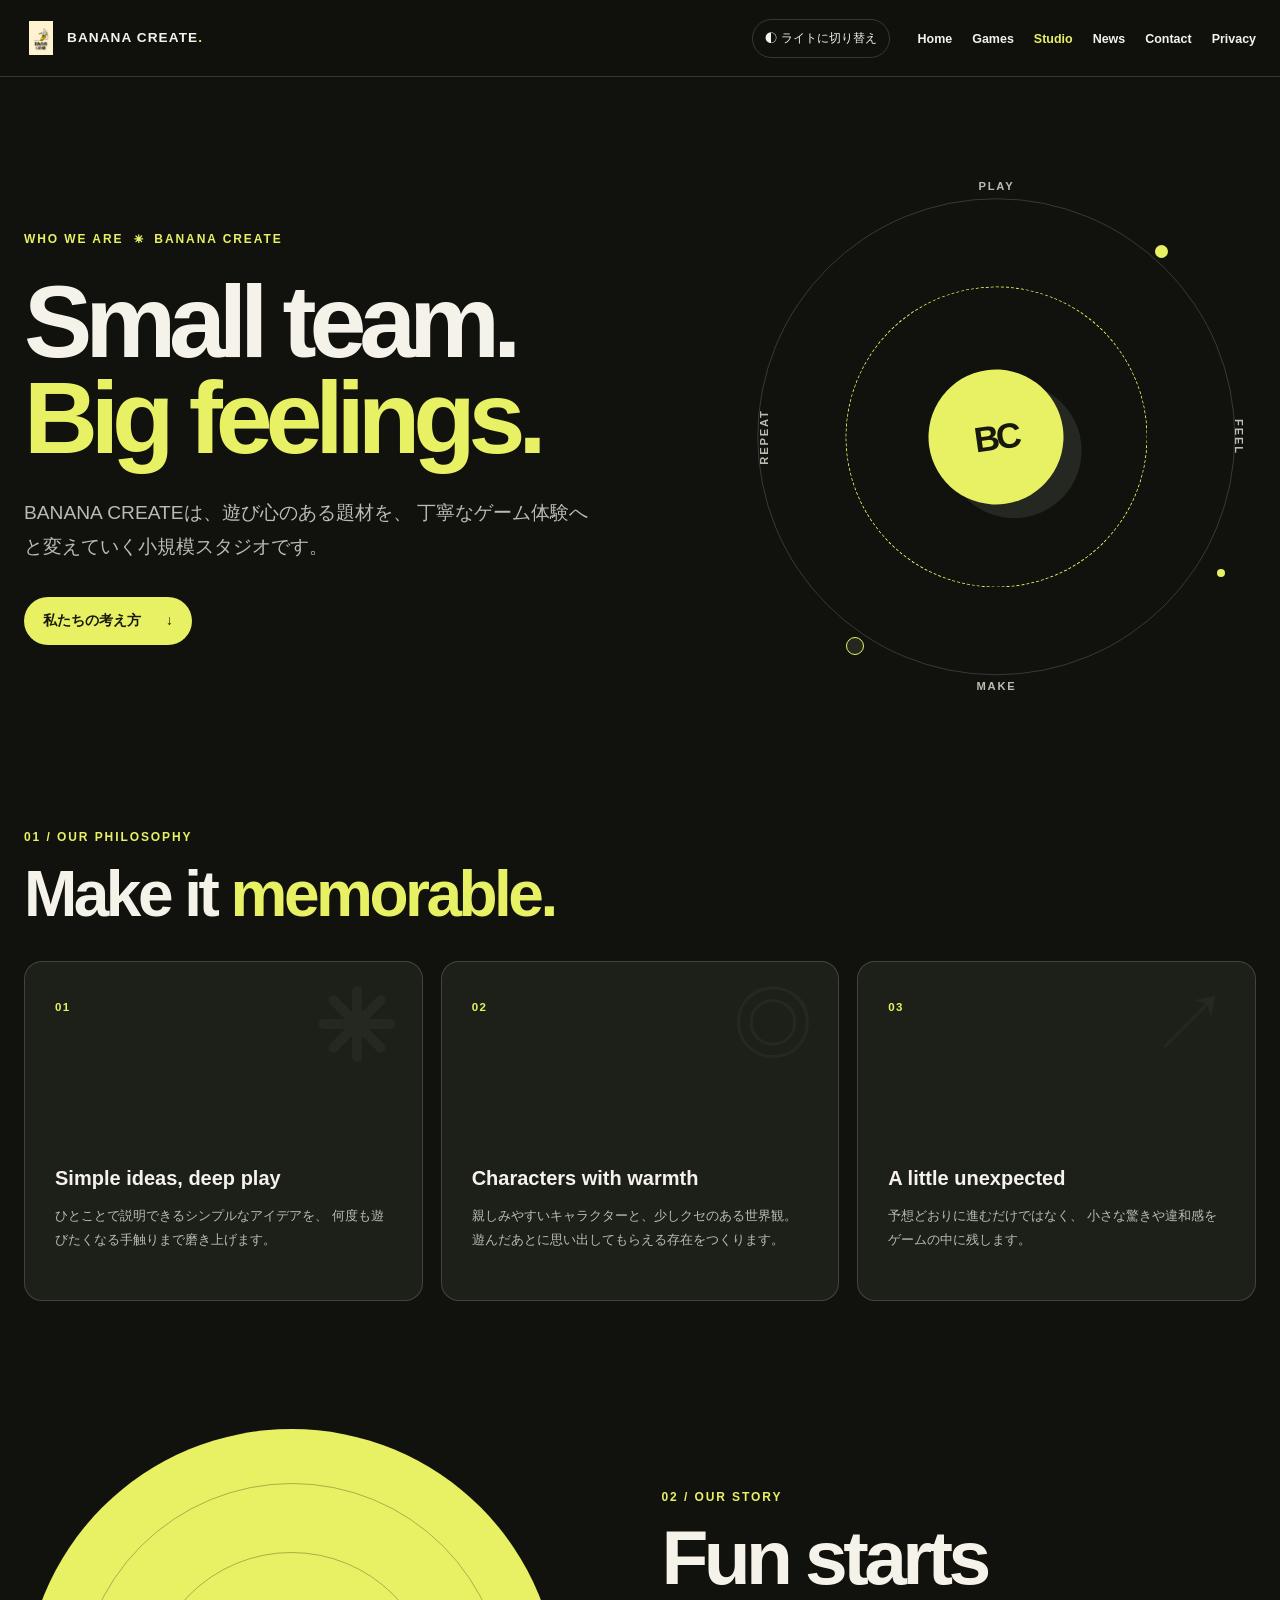
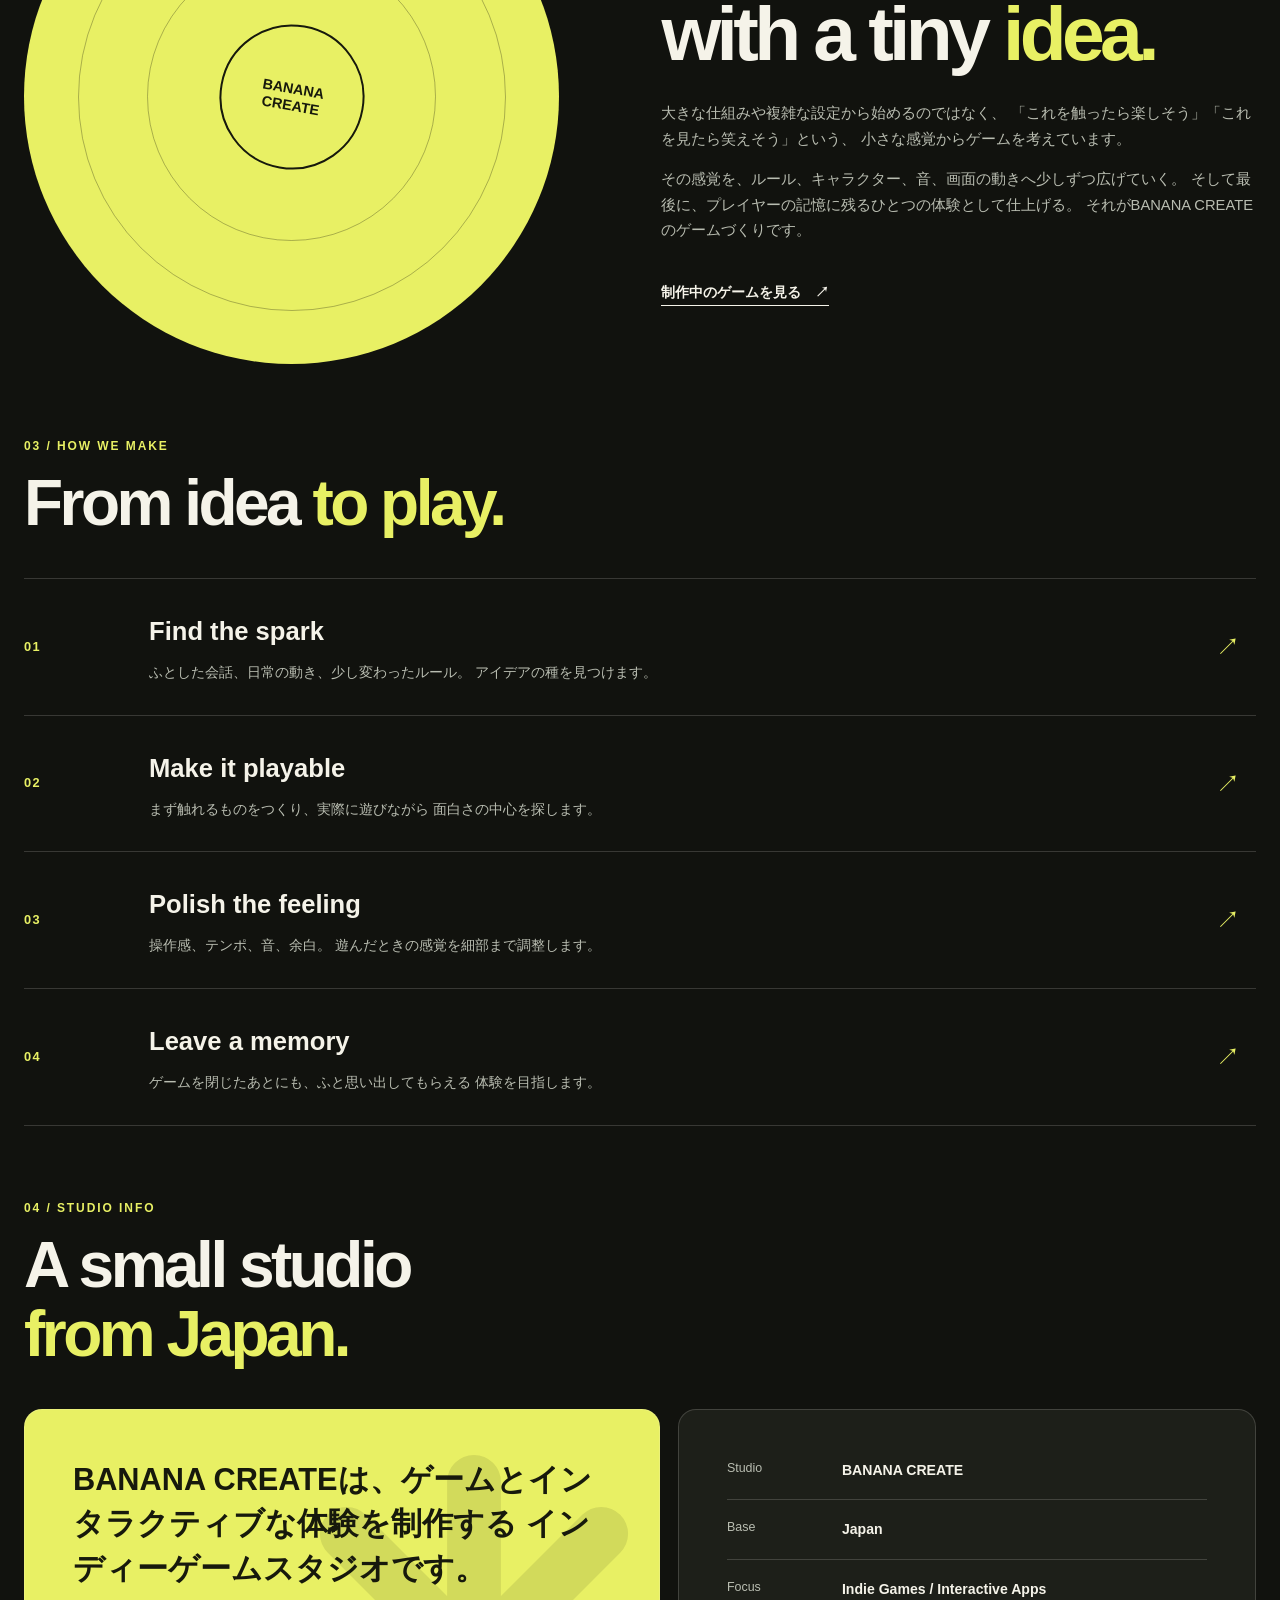
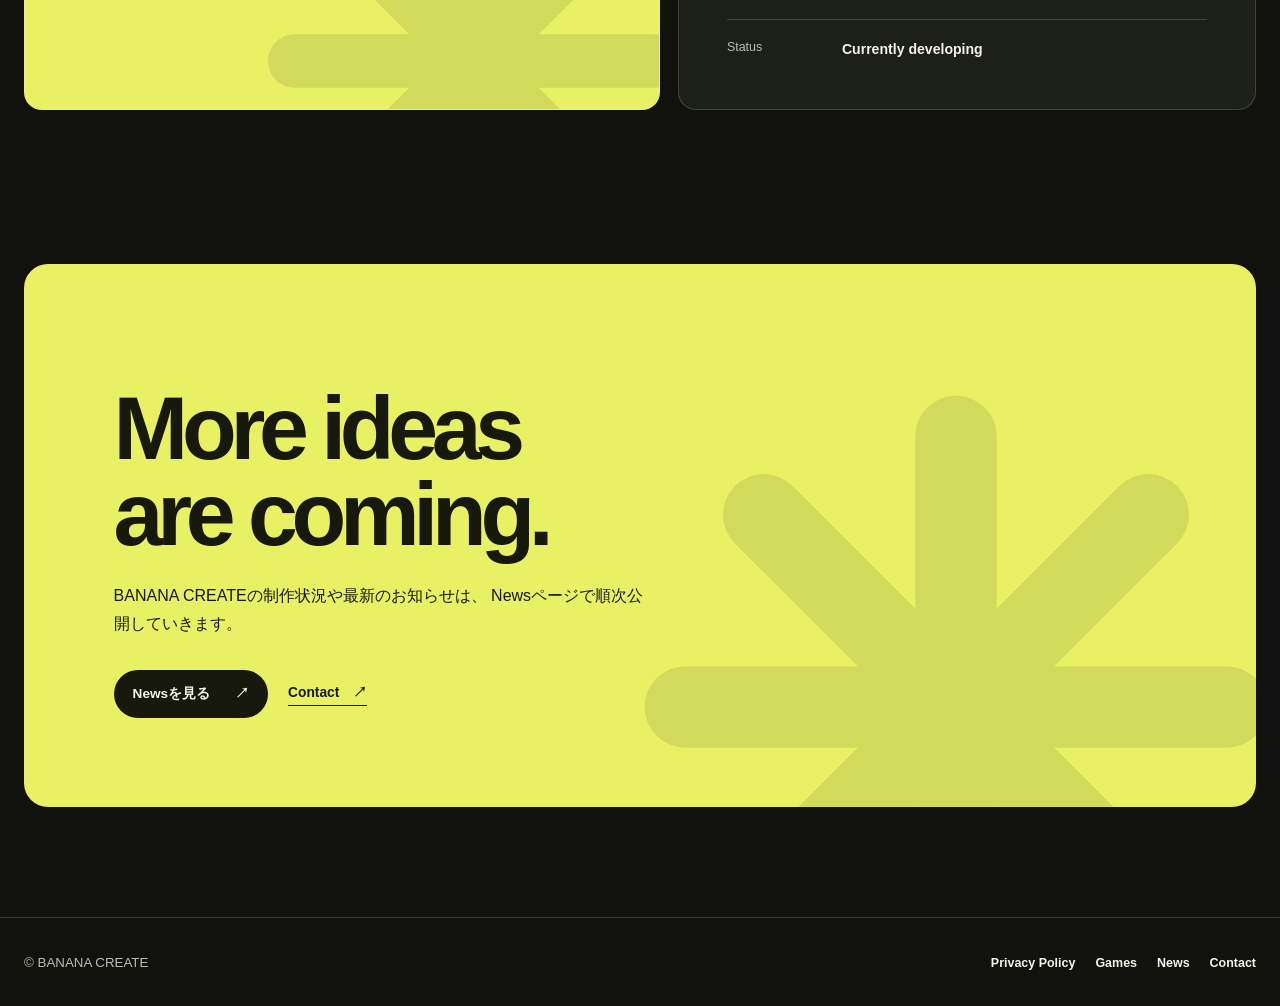
<file: studio.html>
<!doctype html>
<html lang="ja">
  <head>
    <meta charset="utf-8" />
    <meta name="viewport" content="width=device-width,initial-scale=1" />
    <meta name="theme-color" content="#11120e" />
    <title>Studio | BANANA CREATE</title>
    <meta
      name="description"
      content="BANANA CREATEのスタジオ理念、制作方針、ゲームづくりについて紹介します。"
    />
    <link rel="stylesheet" href="./styles.css" />
    <script src="./script.js" defer></script>
  </head>

  <body>
    <!-- 装飾マーク（SVG）。文字ではないので絵文字化しない -->
<svg width="0" height="0" style="position: absolute" aria-hidden="true" focusable="false">
  <symbol id="icon-spark" viewBox="0 0 24 24">
    <path d="M12 2v20M2 12h20M4.9 4.9l14.2 14.2M19.1 4.9L4.9 19.1" />
  </symbol>
</svg>
    <a class="skip-link" href="#main">本文へスキップ</a>
    <div class="scroll-progress" aria-hidden="true"></div>

    <header class="site-header">
      <div class="nav-wrap">
        <a class="brand" href="./index.html" aria-label="BANANA CREATE ホーム">
          <img src="./assets/logo-banana-create.png" alt="" />
          <span>BANANA CREATE<span class="brand-dot">.</span></span>
        </a>

        <div class="header-actions">
          <button
            class="theme-toggle"
            type="button"
            data-theme-toggle
            aria-pressed="false"
          >
            <span aria-hidden="true">◐</span>
            <span data-theme-label>ライトに切り替え</span>
          </button>

          <button
            class="menu-toggle"
            type="button"
            data-menu-toggle
            aria-expanded="false"
            aria-controls="global-nav"
          >
            メニュー
          </button>
        </div>

        <nav
          class="site-nav"
          id="global-nav"
          data-site-nav
          aria-label="グローバルナビゲーション"
        >
          <ul>
            <li><a href="./index.html">Home</a></li>
            <li><a href="./games/index.html">Games</a></li>
            <li>
              <a href="./studio.html" aria-current="page">Studio</a>
            </li>
            <li><a href="./news/index.html">News</a></li>
            <li><a href="./contact/index.html#contact">Contact</a></li>
            <li><a href="./privacy.html">Privacy</a></li>
          </ul>
        </nav>
      </div>
    </header>

    <main id="main" class="main-wrap">
      <section class="studio-hero" aria-labelledby="studio-page-title">
        <div class="studio-hero-copy" data-reveal>
          <p class="eyebrow">
  WHO WE ARE
  <svg class="icon-spark eyebrow-mark" viewBox="0 0 24 24" aria-hidden="true" focusable="false">
    <use href="#icon-spark"></use>
  </svg>
  BANANA CREATE
</p>

          <h1 id="studio-page-title">
            Small team.<br />
            <em>Big feelings.</em>
          </h1>

          <p class="studio-hero-lead">
            BANANA CREATEは、遊び心のある題材を、
            丁寧なゲーム体験へと変えていく小規模スタジオです。
          </p>

          <a class="btn btn-primary" href="#philosophy">
            私たちの考え方 <span aria-hidden="true">↓</span>
          </a>
        </div>

        <div class="studio-orbit" data-reveal aria-hidden="true">
          <div class="orbit-ring orbit-ring-large"></div>
          <div class="orbit-ring orbit-ring-small"></div>
          <div class="orbit-core">BC</div>
          <span class="orbit-label orbit-label-top">PLAY</span>
          <span class="orbit-label orbit-label-right">FEEL</span>
          <span class="orbit-label orbit-label-bottom">MAKE</span>
          <span class="orbit-label orbit-label-left">REPEAT</span>
          <span class="orbit-dot orbit-dot-one"></span>
          <span class="orbit-dot orbit-dot-two"></span>
          <span class="orbit-dot orbit-dot-three"></span>
        </div>
      </section>

      <section id="philosophy" class="content-section studio-philosophy" aria-labelledby="philosophy-title">
        <div class="section-head" data-reveal>
          <div>
            <p class="eyebrow">01 / OUR PHILOSOPHY</p>
            <h2 id="philosophy-title">
              Make it <em>memorable.</em>
            </h2>
          </div>
        </div>

        <div class="philosophy-grid">
          <article class="philosophy-card panel" data-reveal>
            <span class="philosophy-number">01</span>
            <span class="philosophy-icon" aria-hidden="true">
  <svg class="icon-spark" viewBox="0 0 24 24" aria-hidden="true" focusable="false">
    <use href="#icon-spark"></use>
  </svg>
</span>
            <h3>Simple ideas, deep play</h3>
            <p>
              ひとことで説明できるシンプルなアイデアを、
              何度も遊びたくなる手触りまで磨き上げます。
            </p>
          </article>

          <article class="philosophy-card panel" data-reveal>
            <span class="philosophy-number">02</span>
            <span class="philosophy-icon" aria-hidden="true">◎</span>
            <h3>Characters with warmth</h3>
            <p>
              親しみやすいキャラクターと、少しクセのある世界観。
              遊んだあとに思い出してもらえる存在をつくります。
            </p>
          </article>

          <article class="philosophy-card panel" data-reveal>
            <span class="philosophy-number">03</span>
            <span class="philosophy-icon" aria-hidden="true">↗</span>
            <h3>A little unexpected</h3>
            <p>
              予想どおりに進むだけではなく、
              小さな驚きや違和感をゲームの中に残します。
            </p>
          </article>
        </div>
      </section>

      <section class="content-section studio-story" aria-labelledby="story-title">
        <div class="studio-story-visual" data-reveal>
          <div class="story-stamp">BANANA<br />CREATE</div>
          <span class="story-number">02</span>
          <span class="story-text">IDEA → PLAY → MEMORY</span>
        </div>

        <div class="studio-story-copy" data-reveal>
          <p class="eyebrow">02 / OUR STORY</p>
          <h2 id="story-title">
            Fun starts<br />
            with a tiny <em>idea.</em>
          </h2>

          <p>
            大きな仕組みや複雑な設定から始めるのではなく、
            「これを触ったら楽しそう」「これを見たら笑えそう」という、
            小さな感覚からゲームを考えています。
          </p>

          <p>
            その感覚を、ルール、キャラクター、音、画面の動きへ少しずつ広げていく。
            そして最後に、プレイヤーの記憶に残るひとつの体験として仕上げる。
            それがBANANA CREATEのゲームづくりです。
          </p>

          <a class="text-link" href="./games/index.html">
            制作中のゲームを見る <span aria-hidden="true">↗</span>
          </a>
        </div>
      </section>

      <section class="content-section process-section" aria-labelledby="process-title">
        <div class="section-head" data-reveal>
          <div>
            <p class="eyebrow">03 / HOW WE MAKE</p>
            <h2 id="process-title">From idea <em>to play.</em></h2>
          </div>
        </div>

        <div class="process-list">
          <article class="process-item" data-reveal>
            <div class="process-index">01</div>
            <div class="process-main">
              <h3>Find the spark</h3>
              <p>
                ふとした会話、日常の動き、少し変わったルール。
                アイデアの種を見つけます。
              </p>
            </div>
            <span class="process-arrow" aria-hidden="true">↗</span>
          </article>

          <article class="process-item" data-reveal>
            <div class="process-index">02</div>
            <div class="process-main">
              <h3>Make it playable</h3>
              <p>
                まず触れるものをつくり、実際に遊びながら
                面白さの中心を探します。
              </p>
            </div>
            <span class="process-arrow" aria-hidden="true">↗</span>
          </article>

          <article class="process-item" data-reveal>
            <div class="process-index">03</div>
            <div class="process-main">
              <h3>Polish the feeling</h3>
              <p>
                操作感、テンポ、音、余白。
                遊んだときの感覚を細部まで調整します。
              </p>
            </div>
            <span class="process-arrow" aria-hidden="true">↗</span>
          </article>

          <article class="process-item" data-reveal>
            <div class="process-index">04</div>
            <div class="process-main">
              <h3>Leave a memory</h3>
              <p>
                ゲームを閉じたあとにも、ふと思い出してもらえる
                体験を目指します。
              </p>
            </div>
            <span class="process-arrow" aria-hidden="true">↗</span>
          </article>
        </div>
      </section>

      <section class="content-section studio-info-section" aria-labelledby="info-title">
        <div class="section-head" data-reveal>
          <div>
            <p class="eyebrow">04 / STUDIO INFO</p>
            <h2 id="info-title">A small studio<br /><em>from Japan.</em></h2>
          </div>
        </div>

        <div class="studio-info-grid">
          <div class="panel studio-info-intro" data-reveal>
            <span class="panel-symbol" aria-hidden="true">
  <svg class="icon-spark" viewBox="0 0 24 24" aria-hidden="true" focusable="false">
    <use href="#icon-spark"></use>
  </svg>
</span>
            <p>
              BANANA CREATEは、ゲームとインタラクティブな体験を制作する
              インディーゲームスタジオです。
            </p>
          </div>

          <div class="panel" data-reveal>
            <dl class="studio-meta-list">
              <div>
                <dt>Studio</dt>
                <dd>BANANA CREATE</dd>
              </div>
              <div>
                <dt>Base</dt>
                <dd>Japan</dd>
              </div>
              <div>
                <dt>Focus</dt>
                <dd>Indie Games / Interactive Apps</dd>
              </div>
              <div>
                <dt>Status</dt>
                <dd>Currently developing</dd>
              </div>
            </dl>
          </div>
        </div>
      </section>

      <section class="studio-cta" data-reveal>
        <p class="eyebrow">KEEP IN TOUCH</p>
        <h2>
          More ideas<br />
          are <em>coming.</em>
        </h2>
        <p>
          BANANA CREATEの制作状況や最新のお知らせは、
          Newsページで順次公開していきます。
        </p>

        <div class="studio-cta-links">
          <a class="btn btn-dark" href="./news/index.html">
            Newsを見る <span aria-hidden="true">↗</span>
          </a>
          <a class="text-link" href="./contact/index.html#contact">
            Contact <span aria-hidden="true">↗</span>
          </a>
        </div>

        <span class="studio-cta-decoration" aria-hidden="true">
  <svg class="icon-spark" viewBox="0 0 24 24" aria-hidden="true" focusable="false">
    <use href="#icon-spark"></use>
  </svg>
</span>
      </section>
    </main>

    <footer class="site-footer">
      <div class="footer-wrap">
        <small>© BANANA CREATE</small>

        <ul class="footer-links">
          <li><a href="./privacy.html">Privacy Policy</a></li>
          <li><a href="./games/index.html">Games</a></li>
          <li><a href="./news/index.html">News</a></li>
          <li><a href="./contact/index.html#contact">Contact</a></li>
        </ul>
      </div>
    </footer>

    <button
      class="back-to-top"
      type="button"
      data-back-to-top
      aria-label="ページ上部へ戻る"
    >
      ↑
    </button>
  </body>
</html>
</file>
<file: styles.css>
:root {
  color-scheme: dark;
  --bg: #11120e;
  --surface: #1d1f19;
  --surface-raised: #252820;
  --text: #f5f3e9;
  --muted: #b9bdb1;
  --line: rgba(245, 243, 233, .17);
  --accent: #e8f064;
  --accent-text: #17190c;
  --header: rgba(17, 18, 14, .88);
}

:root[data-theme="light"] {
  color-scheme: light;
  --bg: #f5f4eb;
  --surface: #fffef8;
  --surface-raised: #ebece1;
  --text: #191b15;
  --muted: #51584b;
  --line: rgba(25, 27, 21, .2);
  --accent: #dbe642;
  --accent-text: #17190c;
  --header: rgba(245, 244, 235, .9);
}

* { box-sizing: border-box; }
html { scroll-behavior: smooth; }
body {
  margin: 0;
  background: var(--bg);
  color: var(--text);
  font-family: "Hiragino Kaku Gothic ProN", "Yu Gothic", Meiryo, sans-serif;
  line-height: 1.75;
  transition: background-color .25s, color .25s;
}
button, a { -webkit-tap-highlight-color: transparent; }
button { font: inherit; cursor: pointer; }
a { color: inherit; text-decoration: none; }
a:focus-visible, button:focus-visible {
  outline: 3px solid var(--accent);
  outline-offset: 4px;
}
img { display: block; max-width: 100%; }
figure, h1, h2, h3, p { margin-top: 0; }
section[id] { scroll-margin-top: 110px; }

.skip-link {
  position: fixed;
  z-index: 100;
  top: -80px;
  left: 16px;
  padding: 10px 16px;
  background: var(--accent);
  color: var(--accent-text);
}
.skip-link:focus { top: 12px; }

.scroll-progress {
  position: fixed;
  z-index: 80;
  top: 0;
  left: 0;
  width: 100%;
  height: 4px;
  background: var(--accent);
  transform: scaleX(0);
  transform-origin: left;
  pointer-events: none;
}

.site-header {
  position: sticky;
  z-index: 50;
  top: 0;
  background: var(--header);
  border-bottom: 1px solid var(--line);
  backdrop-filter: blur(16px);
}
.nav-wrap, .main-wrap, .footer-wrap {
  width: min(1240px, calc(100% - 48px));
  margin-inline: auto;
}
.nav-wrap {
  display: flex;
  align-items: center;
  gap: 28px;
  min-height: 76px;
}
.brand {
  display: inline-flex;
  align-items: center;
  gap: 9px;
  margin-right: auto;
  font-size: .85rem;
  font-weight: 900;
  letter-spacing: .08em;
  white-space: nowrap;
}
.brand img { width: 34px; height: 34px; object-fit: contain; }
.brand-dot { color: var(--accent); }
.header-actions { display: flex; align-items: center; gap: 10px; }
.theme-toggle, .menu-toggle {
  padding: 8px 12px;
  background: transparent;
  color: var(--text);
  border: 1px solid var(--line);
  border-radius: 999px;
  font-size: .75rem;
  white-space: nowrap;
}
.theme-toggle:hover, .menu-toggle:hover { border-color: var(--accent); }
.menu-toggle { display: none; }
.site-nav ul, .footer-links {
  display: flex;
  gap: 20px;
  align-items: center;
  margin: 0;
  padding: 0;
  list-style: none;
}
.site-nav a, .footer-links a { font-size: .78rem; font-weight: 700; }
.site-nav a:hover, .site-nav a[aria-current="page"], .footer-links a:hover {
  color: var(--accent);
}

.hero {
  display: grid;
  grid-template-columns: 1fr 1fr;
  align-items: center;
  gap: clamp(32px, 5vw, 80px);
  min-height: min(760px, calc(100svh - 76px));
  padding-block: 70px 90px;
}
.eyebrow {
  color: var(--accent);
  font-size: .75rem;
  font-weight: 800;
  letter-spacing: .16em;
}
.hero h1, .section-head h2, .contact-panel h2 {
  line-height: 1.08;
  letter-spacing: -.055em;
  font-weight: 900;
}
.hero h1 { font-size: clamp(3.2rem, 7vw, 7.3rem); }
.hero h1 em, .section-head h2 em, .contact-panel h2 em {
  color: var(--accent);
  font-style: normal;
}
.hero-lead { max-width: 520px; color: var(--muted); }
.hero-cta, .contact-links { display: flex; flex-wrap: wrap; gap: 12px; align-items: center; }
.btn {
  display: inline-flex;
  align-items: center;
  justify-content: space-between;
  gap: 25px;
  min-height: 48px;
  padding: 10px 19px;
  border-radius: 999px;
  font-size: .85rem;
  font-weight: 800;
  transition: transform .2s, background-color .2s;
}
.btn:hover { transform: translateY(-3px); }
.btn-primary { background: var(--accent); color: var(--accent-text); }
.btn-outline { border: 1px solid var(--line); }
.btn-outline:hover { background: var(--surface-raised); }
.hero-scroll { margin: 75px 0 0; font-size: .68rem; letter-spacing: .14em; }
.hero-scroll span { margin-left: 12px; color: var(--accent); }

.media-frame {
  position: relative;
  overflow: hidden;
  margin: 0;
  background: var(--surface-raised);
}
.media-frame img {
  width: 100%;
  height: 100%;
  object-fit: cover;
}
.media-frame img[hidden] { display: none; }
.media-fallback:not([hidden]) {
  position: absolute;
  inset: 0;
  display: grid;
  place-items: center;
  padding: 20px;
  color: var(--text);
  font-weight: 900;
  text-align: center;
}
.hero-media {
  height: clamp(360px, 42vw, 590px);
  border-radius: 42% 42% 24px 24px;
  transform: rotate(2deg);
  box-shadow: 18px 18px 0 var(--surface-raised);
}
.hero-media img { transition: transform .7s; }
.hero-media:hover img { transform: scale(1.06); }
.hero-sticker {
  position: absolute;
  right: 0;
  bottom: 3%;
  display: grid;
  place-items: center;
  width: 100px;
  height: 100px;
  background: var(--accent);
  color: var(--accent-text);
  border-radius: 50%;
  font-size: .95rem;
  font-weight: 900;
  line-height: 1.2;
  text-align: center;
  transform: rotate(13deg);
}

.ticker {
  overflow: hidden;
  border-block: 1px solid var(--line);
  padding-block: 13px;
  color: var(--accent);
  font-size: .75rem;
  font-weight: 900;
  letter-spacing: .2em;
  white-space: nowrap;
}
.ticker-track { display: flex; width: max-content; animation: ticker 30s linear infinite; }
.ticker-track span { padding-right: 2rem; }
@keyframes ticker { to { transform: translateX(-50%); } }

.content-section { padding-block: clamp(75px, 10vw, 140px) 0; }
.section-head {
  display: flex;
  justify-content: space-between;
  align-items: end;
  gap: 20px;
  margin-bottom: 32px;
}
.section-head h2 { margin-bottom: 0; font-size: clamp(2.6rem, 5vw, 5rem); }
.text-link {
  display: inline-flex;
  align-items: center;
  gap: 14px;
  font-size: .86rem;
  font-weight: 800;
  border-bottom: 1px solid currentColor;
}
.text-link:hover { color: var(--accent); }

.games-grid { display: grid; grid-template-columns: repeat(3, minmax(0, 1fr)); gap: 20px; }
.game-card {
  position: relative;
  overflow: hidden;
  background: var(--surface);
  border: 1px solid var(--line);
  border-radius: 18px;
  transition: border-color .25s, transform .25s;
}
.game-card:hover { transform: translateY(-6px); border-color: var(--accent); }
.game-card::after {
  content: "";
  position: absolute;
  inset: 0;
  background: radial-gradient(320px circle at var(--mouse-x, 50%) var(--mouse-y, 50%),
    rgba(232, 240, 100, .13), transparent 65%);
  opacity: 0;
  pointer-events: none;
  transition: opacity .2s;
}
.game-card:hover::after { opacity: 1; }
.card-media { height: 230px; }
.card-media img { transition: transform .5s; }
.game-card:hover .card-media img { transform: scale(1.06); }
.game-card-body { position: relative; z-index: 1; padding: 24px; }
.card-meta {
  display: flex;
  justify-content: space-between;
  gap: 10px;
  color: var(--muted);
  font-size: .68rem;
  font-weight: 800;
  letter-spacing: .08em;
}
.status {
  padding: 2px 9px;
  border: 1px solid var(--line);
  border-radius: 999px;
  white-space: nowrap;
}
.game-card h3 { margin: 20px 0 8px; font-size: 1.3rem; }
.game-card p { min-height: 5.2em; color: var(--muted); font-size: .85rem; }
.card-link { display: inline-flex; gap: 12px; color: var(--accent); font-size: .85rem; font-weight: 800; }
.card-link:hover { text-decoration: underline; }

.split { display: grid; grid-template-columns: 1.2fr 1fr; gap: 20px; }
.panel { padding: clamp(25px, 4vw, 48px); background: var(--surface); border: 1px solid var(--line); border-radius: 18px; }
.panel h3 { font-size: 1.1rem; }
.statement { position: relative; overflow: hidden; }
.statement p { position: relative; z-index: 1; max-width: 550px; margin: 0; font-size: clamp(1.15rem, 2vw, 1.8rem); font-weight: 700; }
.statement strong { color: var(--accent); }
.panel-symbol { position: absolute; right: 15px; bottom: -110px; color: var(--surface-raised); font-size: 340px; line-height: 1; }
.meta-list { margin: 0; }
.meta-list div { display: grid; grid-template-columns: 100px 1fr; gap: 10px; padding: 13px 0; border-bottom: 1px solid var(--line); }
.meta-list dt { color: var(--muted); font-size: .82rem; }
.meta-list dd { margin: 0; font-size: .85rem; font-weight: 700; }

.news-list { margin: 0; padding: 0; list-style: none; }
.news-list li { display: flex; gap: 35px; padding: 21px 0; border-bottom: 1px solid var(--line); }
.news-list li:first-child { padding-top: 0; }
.news-list li:last-child { padding-bottom: 0; border-bottom: 0; }
.news-list time { color: var(--accent); font-size: .8rem; font-weight: 800; white-space: nowrap; }

.contact-panel {
  position: relative;
  overflow: hidden;
  padding: clamp(35px, 7vw, 90px);
  background: var(--accent);
  color: var(--accent-text);
  border-radius: 24px;
}
.contact-panel .eyebrow, .contact-panel h2 em { color: var(--accent-text); }
.contact-panel h2 { position: relative; z-index: 1; font-size: clamp(3rem, 7vw, 7rem); }
.contact-panel > p:not(.eyebrow) { position: relative; z-index: 1; max-width: 550px; }
.contact-links { position: relative; z-index: 1; margin-top: 30px; }
.btn-dark { background: #17190c; color: #f5f3e9; }
.contact-decoration { position: absolute; right: -30px; bottom: -260px; color: rgba(23, 25, 12, .1); font-size: 650px; line-height: 1; pointer-events: none; }

.site-footer { margin-top: 110px; border-top: 1px solid var(--line); }
.footer-wrap { display: flex; justify-content: space-between; gap: 20px; align-items: center; padding-block: 30px; }
.footer-wrap small { color: var(--muted); }
.back-to-top {
  position: fixed;
  z-index: 40;
  right: 24px;
  bottom: 24px;
  width: 46px;
  height: 46px;
  background: var(--accent);
  color: var(--accent-text);
  border: 0;
  border-radius: 50%;
  font-size: 1.3rem;
  font-weight: 900;
  opacity: 0;
  pointer-events: none;
  transform: translateY(12px);
  transition: opacity .2s, transform .2s;
}
.back-to-top.is-visible { opacity: 1; pointer-events: auto; transform: translateY(0); }

.js [data-reveal] { opacity: 0; transform: translateY(24px); transition: opacity .65s, transform .65s; }
.js [data-reveal].is-visible { opacity: 1; transform: translateY(0); }

@media (max-width: 900px) {
  .nav-wrap { flex-wrap: wrap; }
  .site-nav { order: 3; width: 100%; padding-bottom: 15px; }
  .site-nav ul { flex-wrap: wrap; }
  .js .menu-toggle { display: inline-block; }
  .js .site-nav:not(.is-open) { display: none; }
  .hero { min-height: auto; }
  .games-grid { grid-template-columns: repeat(2, minmax(0, 1fr)); }
}
@media (max-width: 650px) {
  .nav-wrap, .main-wrap, .footer-wrap { width: min(100% - 32px, 1240px); }
  .nav-wrap { min-height: 66px; gap: 6px; }
  .brand { font-size: .7rem; }
  .brand img { width: 28px; height: 28px; }
  .theme-toggle [data-theme-label] { display: none; }
  .site-nav ul { display: grid; gap: 0; }
  .site-nav a { display: block; padding: 9px 0; }
  .hero { grid-template-columns: 1fr; padding-block: 56px 75px; }
  .hero h1 { font-size: clamp(3rem, 12vw, 5rem); }
  .hero-scroll { margin-top: 38px; }
  .hero-media { height: 380px; max-width: 520px; width: calc(100% - 20px); }
  .games-grid, .split { grid-template-columns: 1fr; }
  .game-card p { min-height: 0; }
  .section-head { align-items: start; flex-direction: column; }
  .news-list li { flex-direction: column; gap: 4px; }
  .footer-wrap { align-items: start; flex-direction: column; }
  .footer-links { flex-wrap: wrap; }
}
@media (prefers-reduced-motion: reduce) {
  html { scroll-behavior: auto; }
  *, *::before, *::after { animation-duration: .01ms !important; transition-duration: .01ms !important; }
  .js [data-reveal] { opacity: 1; transform: none; }
}

/* === Games page additions (revamp) === */
.games-hero {
  padding-top: clamp(70px, 10vw, 120px);
  padding-bottom: clamp(60px, 8vw, 100px);
  border-bottom: 1px solid var(--line);
}
.games-hero h1 {
  margin: 0;
  font-size: clamp(3.2rem, 8vw, 7rem);
  line-height: .98;
  letter-spacing: -.06em;
  font-weight: 900;
}
.games-hero h1 em {
  color: var(--accent);
  font-style: normal;
}
.games-hero-lead {
  max-width: 620px;
  margin-top: 18px;
}
.muted {
  color: var(--muted);
  font-size: .95rem;
}

.games-showcase {
  padding-top: clamp(55px, 8vw, 100px);
}

.game-feature-card {
  display: grid;
  grid-template-columns: minmax(280px, 1fr) minmax(0, 1fr);
  gap: clamp(20px, 4vw, 40px);
  padding: clamp(18px, 3vw, 26px);
  margin-bottom: clamp(22px, 4vw, 36px);
  background: linear-gradient(180deg, var(--surface), color-mix(in srgb, var(--surface) 80%, #000));
}
.games-feature-media {
  position: relative;
  height: clamp(260px, 34vw, 430px);
  border-radius: 14px;
}
.games-feature-media img {
  transition: transform .5s;
}
.game-feature-card:hover .games-feature-media img {
  transform: scale(1.04);
}
.feature-badge {
  position: absolute;
  left: 14px;
  top: 14px;
  width: 44px;
  height: 44px;
  display: grid;
  place-items: center;
  border-radius: 999px;
  background: var(--accent);
  color: var(--accent-text);
  font-size: .85rem;
  font-weight: 900;
}
.games-feature-copy {
  display: grid;
  align-content: center;
}
.games-kicker {
  margin: 0 0 14px;
  color: var(--accent);
  font-size: .72rem;
  font-weight: 900;
  letter-spacing: .14em;
}
.games-feature-copy h2 {
  margin: 0 0 16px;
  font-size: clamp(2rem, 4vw, 3.2rem);
  line-height: 1.08;
  letter-spacing: -.04em;
}
.games-feature-copy p {
  margin: 0 0 22px;
  color: var(--muted);
  max-width: 560px;
}
.games-feature-copy .status {
  width: fit-content;
}

.games-page-grid {
  display: grid;
  grid-template-columns: repeat(2, minmax(0, 1fr));
  gap: 20px;
  padding-bottom: 20px;
}

.games-note {
  position: relative;
  overflow: hidden;
  margin-top: clamp(28px, 5vw, 54px);
  padding: clamp(28px, 5vw, 54px);
}
.games-note h2 {
  margin: 0 0 14px;
  font-size: clamp(2rem, 4.5vw, 4rem);
  line-height: 1;
  letter-spacing: -.05em;
}
.games-note h2 em {
  color: var(--accent);
  font-style: normal;
}
.games-note p:not(.eyebrow) {
  color: var(--muted);
  max-width: 620px;
}

@media (max-width: 900px) {
  .game-feature-card {
    grid-template-columns: 1fr;
  }
  .games-page-grid {
    grid-template-columns: 1fr 1fr;
  }
}

@media (max-width: 650px) {
  .games-hero h1 {
    font-size: clamp(3rem, 15vw, 5.2rem);
  }
  .games-showcase {
    padding-top: 40px;
  }
  .games-feature-media {
    height: 250px;
  }
  .games-page-grid {
    grid-template-columns: 1fr;
  }
}

/* ==================================================
   Privacy Policy
================================================== */

.legal-hero {
  padding-top: clamp(70px, 10vw, 120px);
  padding-bottom: clamp(65px, 8vw, 105px);
  border-bottom: 1px solid var(--line);
}

.legal-hero h1 {
  margin-bottom: 24px;
  font-size: clamp(3.5rem, 9vw, 8.5rem);
  font-weight: 900;
  line-height: 0.95;
  letter-spacing: -0.065em;
}

.legal-hero h1 em {
  color: var(--accent);
  font-style: normal;
}

.legal-lead {
  max-width: 650px;
  margin-bottom: 36px;
  color: var(--muted);
  font-size: clamp(0.95rem, 1.5vw, 1.15rem);
}

.legal-date {
  display: flex;
  gap: 18px;
  align-items: center;
  font-size: 0.75rem;
  font-weight: 800;
  letter-spacing: 0.08em;
}

.legal-date span {
  color: var(--muted);
}

.legal-date time {
  color: var(--accent);
}

.legal-layout {
  display: grid;
  grid-template-columns: minmax(190px, 260px) minmax(0, 1fr);
  gap: clamp(28px, 5vw, 75px);
  padding-top: clamp(55px, 8vw, 100px);
}

.legal-sidebar {
  align-self: stretch;
}

.legal-sidebar-inner {
  position: sticky;
  top: 110px;
}

.legal-sidebar-title {
  margin-bottom: 16px;
  color: var(--accent);
  font-size: 0.7rem;
  font-weight: 900;
  letter-spacing: 0.16em;
}

.legal-toc {
  margin: 0;
  padding: 0;
  list-style: none;
  counter-reset: legal-toc;
}

.legal-toc li {
  counter-increment: legal-toc;
  border-bottom: 1px solid var(--line);
}

.legal-toc a {
  display: grid;
  grid-template-columns: 28px 1fr;
  gap: 8px;
  padding: 10px 4px;
  color: var(--muted);
  font-size: 0.76rem;
  line-height: 1.5;
  transition:
    color 0.2s,
    padding-left 0.2s;
}

.legal-toc a::before {
  content: counter(legal-toc, decimal-leading-zero);
  color: var(--accent);
  font-size: 0.65rem;
  font-weight: 900;
}

.legal-toc a:hover,
.legal-toc a.is-active {
  padding-left: 8px;
  color: var(--text);
}

.legal-content {
  min-width: 0;
}

.legal-content > * + * {
  margin-top: 18px;
}

.legal-introduction {
  position: relative;
  overflow: hidden;
  padding: clamp(28px, 5vw, 55px);
  background: var(--accent);
  color: var(--accent-text);
}

.legal-introduction p {
  position: relative;
  z-index: 1;
  max-width: 780px;
  margin-bottom: 0;
  font-size: clamp(1rem, 1.8vw, 1.25rem);
  font-weight: 700;
}

.legal-section {
  position: relative;
  overflow: hidden;
  padding: clamp(28px, 5vw, 55px);
  scroll-margin-top: 110px;
}

.legal-section-number {
  display: block;
  margin-bottom: 28px;
  color: var(--accent);
  font-size: 0.72rem;
  font-weight: 900;
  letter-spacing: 0.14em;
}

.legal-section h2 {
  margin-bottom: 25px;
  font-size: clamp(1.45rem, 3vw, 2.2rem);
  line-height: 1.35;
  letter-spacing: -0.025em;
}

.legal-section h3 {
  margin: 36px 0 12px;
  padding-left: 14px;
  border-left: 3px solid var(--accent);
  font-size: 1rem;
}

.legal-section p,
.legal-section li {
  color: var(--muted);
  font-size: 0.9rem;
}

.legal-section ul,
.legal-section ol {
  margin: 18px 0 24px;
  padding-left: 1.5rem;
}

.legal-section li + li {
  margin-top: 9px;
}

.legal-section li::marker {
  color: var(--accent);
  font-weight: 900;
}

.legal-note {
  margin-top: 24px;
  padding: 18px 20px;
  background: var(--surface-raised);
  border-left: 3px solid var(--accent);
  border-radius: 4px 12px 12px 4px;
}

.legal-definition-list {
  margin: 0;
}

.legal-definition-list div {
  display: grid;
  grid-template-columns: minmax(90px, 130px) 1fr;
  gap: 18px;
  padding: 16px 0;
  border-bottom: 1px solid var(--line);
}

.legal-definition-list div:first-child {
  border-top: 1px solid var(--line);
}

.legal-definition-list dt {
  color: var(--muted);
  font-size: 0.78rem;
}

.legal-definition-list dd {
  margin: 0;
  font-size: 0.88rem;
  font-weight: 700;
  overflow-wrap: anywhere;
}

/*
 * .contact-panel の既存スタイルを利用しつつ、
 * Privacyページ向けに見出しサイズを調整。
 */
.legal-contact {
  margin-top: 40px;
  scroll-margin-top: 110px;
}

.legal-contact h2 {
  margin-bottom: 25px;
  font-size: clamp(2.5rem, 6vw, 5.5rem);
}

.legal-contact-details {
  position: relative;
  z-index: 1;
  max-width: 720px;
  margin: 35px 0 0;
  border-top: 1px solid rgba(23, 25, 12, 0.25);
}

.legal-contact-details div {
  display: grid;
  grid-template-columns: 110px 1fr;
  gap: 16px;
  padding: 14px 0;
  border-bottom: 1px solid rgba(23, 25, 12, 0.25);
}

.legal-contact-details dt {
  font-size: 0.75rem;
  font-weight: 800;
}

.legal-contact-details dd {
  margin: 0;
  font-size: 0.88rem;
  font-weight: 700;
  overflow-wrap: anywhere;
}

.legal-contact-details a {
  text-decoration: underline;
  text-underline-offset: 4px;
}

.legal-contact-details a:hover {
  opacity: 0.65;
}

.legal-contact-note {
  position: relative;
  z-index: 1;
  margin-top: 20px;
  font-size: 0.72rem;
}

.legal-document-footer {
  display: flex;
  justify-content: space-between;
  gap: 20px;
  padding: 25px 4px 0;
  color: var(--muted);
  border-top: 1px solid var(--line);
  font-size: 0.72rem;
}

.legal-document-footer p {
  margin-bottom: 0;
}

/* タブレット */
@media (max-width: 900px) {
  .legal-layout {
    grid-template-columns: 1fr;
  }

  .legal-sidebar-inner {
    position: static;
  }

  .legal-toc {
    display: grid;
    grid-template-columns: repeat(2, minmax(0, 1fr));
    gap: 0 20px;
  }
}

/* スマートフォン */
@media (max-width: 650px) {
  .legal-hero {
    padding-top: 55px;
  }

  .legal-hero h1 {
    font-size: clamp(3.1rem, 16vw, 5rem);
  }

  .legal-toc {
    grid-template-columns: 1fr;
  }

  .legal-sidebar {
    padding: 22px;
    background: var(--surface);
    border: 1px solid var(--line);
    border-radius: 14px;
  }

  .legal-definition-list div,
  .legal-contact-details div {
    grid-template-columns: 1fr;
    gap: 3px;
  }

  .legal-document-footer {
    flex-direction: column;
    gap: 5px;
  }
}
/* ==================================================
   News page
================================================== */

.news-hero {
  padding-top: clamp(70px, 10vw, 120px);
  padding-bottom: clamp(60px, 8vw, 100px);
  border-bottom: 1px solid var(--line);
}

.news-hero h1 {
  margin-bottom: 24px;
  font-size: clamp(3.6rem, 9vw, 8.5rem);
  font-weight: 900;
  line-height: 0.95;
  letter-spacing: -0.065em;
}

.news-hero h1 em {
  color: var(--accent);
  font-style: normal;
}

.news-hero-lead {
  max-width: 600px;
  margin-bottom: 0;
  color: var(--muted);
  font-size: clamp(0.95rem, 1.5vw, 1.1rem);
}

.news-layout {
  display: grid;
  grid-template-columns: minmax(280px, 0.85fr) minmax(0, 1.5fr);
  gap: clamp(24px, 5vw, 70px);
  padding-top: clamp(55px, 8vw, 100px);
}

.featured-news {
  position: relative;
  min-height: 440px;
  overflow: hidden;
  padding: clamp(28px, 5vw, 55px);
  background: var(--accent);
  color: var(--accent-text);
}

.featured-news-label {
  position: relative;
  z-index: 1;
  display: flex;
  justify-content: space-between;
  gap: 15px;
  padding-bottom: 20px;
  border-bottom: 1px solid rgba(23, 25, 12, 0.25);
  font-size: 0.7rem;
  font-weight: 900;
  letter-spacing: 0.13em;
}

.featured-news-label time {
  font-weight: 700;
}

.featured-news-content {
  position: relative;
  z-index: 1;
  margin-top: 100px;
}

.news-category {
  margin-bottom: 16px;
  color: var(--accent);
  font-size: 0.67rem;
  font-weight: 900;
  letter-spacing: 0.14em;
}

.featured-news .news-category {
  color: var(--accent-text);
}

.featured-news h2 {
  max-width: 440px;
  margin-bottom: 22px;
  font-size: clamp(1.7rem, 3vw, 2.8rem);
  line-height: 1.3;
  letter-spacing: -0.035em;
}

.featured-news p:not(.news-category) {
  max-width: 450px;
  margin-bottom: 0;
  font-size: 0.9rem;
  line-height: 1.9;
}

.featured-news-symbol {
  position: absolute;
  right: -50px;
  bottom: -170px;
  color: rgba(23, 25, 12, 0.1);
  font-size: 460px;
  line-height: 1;
  pointer-events: none;
}

.news-list-wrap {
  min-width: 0;
}

.news-list-heading {
  display: flex;
  justify-content: space-between;
  align-items: end;
  gap: 20px;
  margin-bottom: 18px;
}

.news-list-heading .eyebrow {
  margin-bottom: 0;
}

.news-list-heading .muted {
  margin-bottom: 0;
  font-size: 0.8rem;
}

.news-item {
  position: relative;
  display: grid;
  grid-template-columns: 105px minmax(0, 1fr) 30px;
  gap: 25px;
  align-items: start;
  min-height: 180px;
  padding: 28px;
  transition:
    border-color 0.25s,
    transform 0.25s,
    background-color 0.25s;
}

.news-item + .news-item {
  margin-top: 14px;
}

.news-item:hover {
  border-color: var(--accent);
  transform: translateX(6px);
}

.news-item-date {
  color: var(--accent);
}

.news-item-date time {
  display: flex;
  flex-direction: column;
  line-height: 1;
}

.news-item-date time span {
  margin-bottom: 8px;
  font-size: 0.75rem;
  font-weight: 800;
  letter-spacing: 0.08em;
}

.news-item-date time strong {
  font-size: 1.5rem;
  letter-spacing: -0.05em;
}

.news-item-content h2 {
  margin: 0 0 12px;
  font-size: clamp(1.05rem, 2vw, 1.45rem);
  line-height: 1.45;
  letter-spacing: -0.025em;
}

.news-item-content p:not(.news-category) {
  margin-bottom: 0;
  color: var(--muted);
  font-size: 0.82rem;
  line-height: 1.8;
}

.news-item-arrow {
  color: var(--accent);
  font-size: 1.45rem;
  line-height: 1;
  transition: transform 0.2s;
}

.news-item:hover .news-item-arrow {
  transform: translate(4px, -4px);
}

.news-placeholder {
  border-style: dashed;
  background: transparent;
}

.news-placeholder:hover {
  background: var(--surface);
}

.placeholder-mark {
  display: inline-grid;
  place-items: center;
  width: 40px;
  height: 40px;
  background: var(--accent);
  color: var(--accent-text);
  border-radius: 50%;
  font-size: 1.2rem;
  line-height: 1;
}

.news-bottom-panel {
  position: relative;
  overflow: hidden;
  margin-top: clamp(80px, 12vw, 160px);
  padding: clamp(36px, 7vw, 85px);
  background: var(--surface-raised);
  border: 1px solid var(--line);
  border-radius: 24px;
}

.news-bottom-panel h2 {
  position: relative;
  z-index: 1;
  margin-bottom: 24px;
  font-size: clamp(2.8rem, 6vw, 6rem);
  line-height: 1;
  letter-spacing: -0.06em;
}

.news-bottom-panel h2 em {
  color: var(--accent);
  font-style: normal;
}

.news-bottom-panel > p:not(.eyebrow) {
  position: relative;
  z-index: 1;
  max-width: 530px;
  color: var(--muted);
}

.news-bottom-links {
  position: relative;
  z-index: 1;
  display: flex;
  flex-wrap: wrap;
  align-items: center;
  gap: 20px;
  margin-top: 32px;
}

.news-bottom-decoration {
  position: absolute;
  right: -25px;
  bottom: -250px;
  color: var(--accent);
  opacity: 0.08;
  font-size: 620px;
  line-height: 1;
  pointer-events: none;
}

@media (max-width: 900px) {
  .news-layout {
    grid-template-columns: 1fr;
  }

  .featured-news {
    min-height: 390px;
  }

  .featured-news-content {
    margin-top: 75px;
  }
}

@media (max-width: 650px) {
  .news-hero {
    padding-top: 55px;
  }

  .news-hero h1 {
    font-size: clamp(3.2rem, 16vw, 5rem);
  }

  .featured-news {
    min-height: 420px;
  }

  .featured-news-label {
    flex-direction: column;
    gap: 8px;
  }

  .featured-news-content {
    margin-top: 65px;
  }

  .news-item {
    grid-template-columns: 1fr 25px;
    gap: 18px;
    padding: 23px;
  }

  .news-item-date {
    grid-column: 1 / -1;
  }

  .news-item-content {
    grid-column: 1;
  }

  .news-item-arrow {
    grid-column: 2;
    grid-row: 2;
  }

  .news-list-heading {
    align-items: start;
    flex-direction: column;
    gap: 4px;
  }

  .news-bottom-links {
    align-items: start;
    flex-direction: column;
  }
}

/* ==================================================
   Studio page
================================================== */

.studio-hero {
  display: grid;
  grid-template-columns: minmax(0, 1fr) minmax(300px, 0.85fr);
  align-items: center;
  gap: clamp(35px, 8vw, 120px);
  min-height: min(750px, calc(100svh - 76px));
  padding-block: 80px 110px;
}

.studio-hero h1 {
  margin: 24px 0 30px;
  font-size: clamp(3.5rem, 8vw, 8rem);
  font-weight: 900;
  line-height: 0.94;
  letter-spacing: -0.07em;
}

.studio-hero h1 em {
  color: var(--accent);
  font-style: normal;
}

.studio-hero-lead {
  max-width: 570px;
  margin-bottom: 34px;
  color: var(--muted);
  font-size: clamp(1rem, 1.7vw, 1.2rem);
}

.studio-orbit {
  position: relative;
  aspect-ratio: 1;
  max-width: 540px;
  margin-inline: auto;
  width: 100%;
  min-height: 340px;
}

.orbit-ring {
  position: absolute;
  top: 50%;
  left: 50%;
  border: 1px solid var(--line);
  border-radius: 50%;
  transform: translate(-50%, -50%);
}

.orbit-ring-large {
  width: 92%;
  height: 92%;
  animation: orbit-spin 28s linear infinite;
}

.orbit-ring-small {
  width: 58%;
  height: 58%;
  border-color: var(--accent);
  border-style: dashed;
  animation: orbit-spin-reverse 19s linear infinite;
}

.orbit-core {
  position: absolute;
  top: 50%;
  left: 50%;
  display: grid;
  place-items: center;
  width: 135px;
  height: 135px;
  background: var(--accent);
  color: var(--accent-text);
  border-radius: 50%;
  font-size: 2.2rem;
  font-weight: 900;
  letter-spacing: -0.1em;
  transform: translate(-50%, -50%) rotate(-8deg);
  box-shadow: 16px 16px 0 var(--surface-raised);
}

.orbit-label {
  position: absolute;
  color: var(--muted);
  font-size: 0.7rem;
  font-weight: 900;
  letter-spacing: 0.16em;
}

.orbit-label-top {
  top: 0;
  left: 50%;
  transform: translateX(-50%);
}

.orbit-label-right {
  top: 50%;
  right: 0;
  transform: translateY(-50%) rotate(90deg);
}

.orbit-label-bottom {
  bottom: 0;
  left: 50%;
  transform: translateX(-50%);
}

.orbit-label-left {
  top: 50%;
  left: 0;
  transform: translateY(-50%) rotate(-90deg);
}

.orbit-dot {
  position: absolute;
  display: block;
  width: 13px;
  height: 13px;
  background: var(--accent);
  border-radius: 50%;
}

.orbit-dot-one {
  top: 13%;
  right: 17%;
}

.orbit-dot-two {
  right: 6%;
  bottom: 23%;
  width: 8px;
  height: 8px;
}

.orbit-dot-three {
  bottom: 8%;
  left: 21%;
  width: 18px;
  height: 18px;
  background: var(--surface-raised);
  border: 1px solid var(--accent);
}

@keyframes orbit-spin {
  to {
    transform: translate(-50%, -50%) rotate(360deg);
  }
}

@keyframes orbit-spin-reverse {
  to {
    transform: translate(-50%, -50%) rotate(-360deg);
  }
}

.studio-philosophy {
  padding-top: 0;
}

.philosophy-grid {
  display: grid;
  grid-template-columns: repeat(3, minmax(0, 1fr));
  gap: 18px;
}

.philosophy-card {
  position: relative;
  min-height: 340px;
  overflow: hidden;
  padding: 30px;
  transition:
    transform 0.25s,
    border-color 0.25s;
}

.philosophy-card:hover {
  border-color: var(--accent);
  transform: translateY(-7px);
}

.philosophy-number {
  color: var(--accent);
  font-size: 0.72rem;
  font-weight: 900;
  letter-spacing: 0.12em;
}

.philosophy-icon {
  position: absolute;
  top: 22px;
  right: 25px;
  color: var(--surface-raised);
  font-size: 5rem;
  line-height: 1;
  transition:
    color 0.25s,
    transform 0.25s;
}

.philosophy-card:hover .philosophy-icon {
  color: var(--accent);
  transform: rotate(20deg) scale(1.1);
}

.philosophy-card h3 {
  position: relative;
  z-index: 1;
  margin-top: 145px;
  margin-bottom: 13px;
  font-size: 1.25rem;
  line-height: 1.3;
}

.philosophy-card p {
  position: relative;
  z-index: 1;
  margin-bottom: 0;
  color: var(--muted);
  font-size: 0.84rem;
}

.studio-story {
  display: grid;
  grid-template-columns: minmax(280px, 0.9fr) minmax(0, 1fr);
  align-items: center;
  gap: clamp(35px, 8vw, 110px);
}

.studio-story-visual {
  position: relative;
  aspect-ratio: 1;
  overflow: hidden;
  background: var(--accent);
  border-radius: 50%;
  color: var(--accent-text);
  transform: rotate(-5deg);
}

.story-stamp {
  position: absolute;
  top: 50%;
  left: 50%;
  z-index: 1;
  display: grid;
  place-items: center;
  width: 145px;
  height: 145px;
  border: 2px solid var(--accent-text);
  border-radius: 50%;
  font-size: 0.9rem;
  font-weight: 900;
  line-height: 1.15;
  text-align: center;
  transform: translate(-50%, -50%) rotate(10deg);
}

.story-number {
  position: absolute;
  top: 25px;
  left: 30px;
  font-size: 0.75rem;
  font-weight: 900;
}

.story-text {
  position: absolute;
  right: -8px;
  bottom: 30px;
  font-size: 0.7rem;
  font-weight: 900;
  letter-spacing: 0.13em;
  transform: rotate(-90deg);
  transform-origin: right bottom;
}

.studio-story-visual::before,
.studio-story-visual::after {
  content: "";
  position: absolute;
  border: 1px solid rgba(23, 25, 12, 0.3);
  border-radius: 50%;
}

.studio-story-visual::before {
  inset: 10%;
}

.studio-story-visual::after {
  inset: 23%;
}

.studio-story-copy h2 {
  margin-bottom: 30px;
  font-size: clamp(2.8rem, 6vw, 6rem);
  line-height: 0.98;
  letter-spacing: -0.06em;
}

.studio-story-copy h2 em {
  color: var(--accent);
  font-style: normal;
}

.studio-story-copy p:not(.eyebrow) {
  max-width: 600px;
  color: var(--muted);
  font-size: 0.92rem;
}

.studio-story-copy .text-link {
  margin-top: 22px;
}

.process-section {
  padding-top: 0;
}

.process-list {
  border-top: 1px solid var(--line);
}

.process-item {
  display: grid;
  grid-template-columns: 100px minmax(0, 1fr) 40px;
  gap: 25px;
  align-items: center;
  padding: 30px 0;
  border-bottom: 1px solid var(--line);
  transition:
    padding-left 0.25s,
    background-color 0.25s;
}

.process-item:hover {
  padding-left: 15px;
  background: linear-gradient(90deg, var(--surface), transparent);
}

.process-index {
  color: var(--accent);
  font-size: 0.8rem;
  font-weight: 900;
  letter-spacing: 0.1em;
}

.process-main h3 {
  margin-bottom: 7px;
  font-size: clamp(1.15rem, 2vw, 1.65rem);
}

.process-main p {
  max-width: 650px;
  margin-bottom: 0;
  color: var(--muted);
  font-size: 0.85rem;
}

.process-arrow {
  color: var(--accent);
  font-size: 1.5rem;
  transition: transform 0.2s;
}

.process-item:hover .process-arrow {
  transform: translate(5px, -5px);
}

.studio-info-section {
  padding-top: 0;
}

.studio-info-grid {
  display: grid;
  grid-template-columns: 1.1fr 1fr;
  gap: 18px;
}

.studio-info-intro {
  position: relative;
  overflow: hidden;
  background: var(--accent);
  color: var(--accent-text);
}

.studio-info-intro p {
  position: relative;
  z-index: 1;
  max-width: 550px;
  margin-bottom: 0;
  font-size: clamp(1.25rem, 2.4vw, 2rem);
  font-weight: 800;
  line-height: 1.45;
}

.studio-info-intro .panel-symbol {
  position: absolute;
  right: -30px;
  bottom: -190px;
  color: rgba(23, 25, 12, 0.1);
  font-size: 430px;
  line-height: 1;
}

.studio-meta-list {
  margin: 0;
}

.studio-meta-list div {
  display: grid;
  grid-template-columns: 100px 1fr;
  gap: 15px;
  padding: 17px 0;
  border-bottom: 1px solid var(--line);
}

.studio-meta-list div:first-child {
  padding-top: 0;
}

.studio-meta-list div:last-child {
  padding-bottom: 0;
  border-bottom: 0;
}

.studio-meta-list dt {
  color: var(--muted);
  font-size: 0.78rem;
}

.studio-meta-list dd {
  margin: 0;
  font-size: 0.88rem;
  font-weight: 800;
}

.studio-cta {
  position: relative;
  overflow: hidden;
  margin-top: clamp(85px, 12vw, 160px);
  padding: clamp(38px, 7vw, 90px);
  background: var(--accent);
  color: var(--accent-text);
  border-radius: 24px;
}

.studio-cta h2 {
  position: relative;
  z-index: 1;
  margin-bottom: 25px;
  font-size: clamp(3rem, 7vw, 7rem);
  line-height: 0.95;
  letter-spacing: -0.07em;
}

.studio-cta h2 em {
  color: var(--accent-text);
  font-style: normal;
}

.studio-cta > p:not(.eyebrow) {
  position: relative;
  z-index: 1;
  max-width: 540px;
}

.studio-cta-links {
  position: relative;
  z-index: 1;
  display: flex;
  flex-wrap: wrap;
  align-items: center;
  gap: 20px;
  margin-top: 32px;
}

.studio-cta-decoration {
  position: absolute;
  right: -25px;
  bottom: -260px;
  color: rgba(23, 25, 12, 0.1);
  font-size: 650px;
  line-height: 1;
  pointer-events: none;
}

@media (max-width: 900px) {
  .studio-hero {
    grid-template-columns: 1fr;
    min-height: auto;
  }

  .studio-orbit {
    max-width: 470px;
  }

  .philosophy-grid {
    grid-template-columns: 1fr;
  }

  .philosophy-card {
    min-height: 280px;
  }

  .philosophy-card h3 {
    margin-top: 100px;
  }

  .studio-story {
    grid-template-columns: 1fr;
  }

  .studio-story-visual {
    max-width: 520px;
    width: 100%;
    margin-inline: auto;
  }

  .studio-info-grid {
    grid-template-columns: 1fr;
  }
}

@media (max-width: 650px) {
  .studio-hero {
    padding-block: 58px 80px;
  }

  .studio-hero h1 {
    font-size: clamp(3.3rem, 15vw, 5.5rem);
  }

  .studio-orbit {
    min-height: 300px;
  }

  .orbit-core {
    width: 105px;
    height: 105px;
    font-size: 1.8rem;
  }

  .orbit-label {
    font-size: 0.6rem;
  }

  .studio-story-copy h2 {
    font-size: clamp(2.8rem, 14vw, 5rem);
  }

  .process-item {
    grid-template-columns: 45px minmax(0, 1fr) 25px;
    gap: 12px;
    padding-block: 24px;
  }

  .process-main h3 {
    font-size: 1.05rem;
  }

  .process-main p {
    font-size: 0.78rem;
  }

  .studio-meta-list div {
    grid-template-columns: 80px 1fr;
  }

  .studio-cta-links {
    align-items: flex-start;
    flex-direction: column;
  }
}
/* 03セクション（process）の前に余白 */
.process-section {
  padding-top: clamp(36px, 6vw, 72px);
}

/* 04セクション（studio info）の前に余白 */
.studio-info-section {
  padding-top: clamp(36px, 6vw, 72px);
}

.process-section .section-head,
.studio-info-section .section-head {
  margin-bottom: 40px;
}

/* ==================================================
   Contact page
================================================== */

.contact-hero {
  padding-top: clamp(70px, 10vw, 120px);
  padding-bottom: clamp(60px, 8vw, 100px);
  border-bottom: 1px solid var(--line);
}
.contact-hero h1 {
  margin: 0 0 22px;
  font-size: clamp(3.2rem, 8vw, 7rem);
  line-height: .95;
  letter-spacing: -.06em;
  font-weight: 900;
}
.contact-hero h1 em {
  color: var(--accent);
  font-style: normal;
}
.contact-hero-lead {
  max-width: 620px;
  color: var(--muted);
  margin: 0;
}

.contact-layout {
  display: grid;
  grid-template-columns: minmax(0, 1.35fr) minmax(280px, .85fr);
  gap: clamp(20px, 4vw, 40px);
  padding-top: clamp(50px, 8vw, 90px);
}

.contact-form-panel h2,
.contact-info-panel h2 {
  margin-bottom: 8px;
  font-size: clamp(1.6rem, 3.2vw, 2.2rem);
}

.contact-form {
  margin-top: 26px;
}
.form-grid {
  display: grid;
  grid-template-columns: 1fr 1fr;
  gap: 14px;
}
.form-field {
  margin-bottom: 14px;
}
.form-field label {
  display: inline-block;
  margin-bottom: 8px;
  font-size: .82rem;
  font-weight: 800;
  color: var(--muted);
}
.form-field input,
.form-field select,
.form-field textarea {
  width: 100%;
  border: 1px solid var(--line);
  border-radius: 12px;
  background: var(--bg);
  color: var(--text);
  padding: 12px 14px;
  font: inherit;
}
.form-field textarea {
  resize: vertical;
  min-height: 150px;
}
.form-field input:focus-visible,
.form-field select:focus-visible,
.form-field textarea:focus-visible {
  outline: 3px solid var(--accent);
  outline-offset: 2px;
  border-color: var(--accent);
}
.form-consent label {
  display: flex;
  gap: 10px;
  align-items: flex-start;
  margin-top: 8px;
}
.form-consent input[type="checkbox"] {
  width: 18px;
  height: 18px;
  margin-top: 2px;
  accent-color: var(--accent);
}
.form-consent a {
  text-decoration: underline;
  text-underline-offset: 4px;
}
.form-actions {
  margin-top: 18px;
}
.form-note {
  margin-top: 18px;
  color: var(--muted);
  font-size: .76rem;
}

.contact-info-panel {
  height: fit-content;
}
.contact-info-list {
  margin: 20px 0 0;
}
.contact-info-list div {
  display: grid;
  grid-template-columns: 92px 1fr;
  gap: 12px;
  padding: 12px 0;
  border-bottom: 1px solid var(--line);
}
.contact-info-list dt {
  color: var(--muted);
  font-size: .8rem;
}
.contact-info-list dd {
  margin: 0;
  font-weight: 800;
  overflow-wrap: anywhere;
}
.contact-info-links {
  display: grid;
  gap: 12px;
  margin-top: 20px;
}

@media (max-width: 900px) {
  .contact-layout {
    grid-template-columns: 1fr;
  }
}
@media (max-width: 650px) {
  .form-grid {
    grid-template-columns: 1fr;
  }
}

/* 装飾マーク（SVG） */
.icon-spark {
  display: inline-block;
  width: 1em;
  height: 1em;
  fill: none;
  stroke: currentColor;
  stroke-width: 3;
  stroke-linecap: round;
  vertical-align: -0.1em;
}

.ticker-mark {
  width: 0.7em;
  height: 0.7em;
  margin: 0 0.5em;
  vertical-align: 0;
}

/* 見出し内の装飾マーク */
.eyebrow-mark {
  width: 0.8em;
  height: 0.8em;
  margin-inline: 0.45em;
  vertical-align: -0.05em;
  stroke-width: 3;
  flex: 0 0 auto;
}

.eyebrow {
  align-items: center;
}

/* Gamesページ：DEVELOPMENT NOTEの背景装飾 */
.games-note {
  position: relative;
  isolation: isolate;
  overflow: hidden;
}

.games-note > :not(.games-note-decoration) {
  position: relative;
  z-index: 1;
}

.games-note-decoration {
  position: absolute;
  z-index: 0;
  right: -8%;
  bottom: -45%;
  width: clamp(280px, 48vw, 620px);
  height: auto;
  color: var(--accent);
  fill: none;
  stroke: currentColor;
  stroke-width: 3;
  stroke-linecap: round;
  stroke-linejoin: round;
  opacity: 0.09;
  pointer-events: none;
}

@media (max-width: 650px) {
  .games-note-decoration {
    right: -28%;
    bottom: -20%;
    width: 105%;
    opacity: 0.08;
  }
}
</file>
